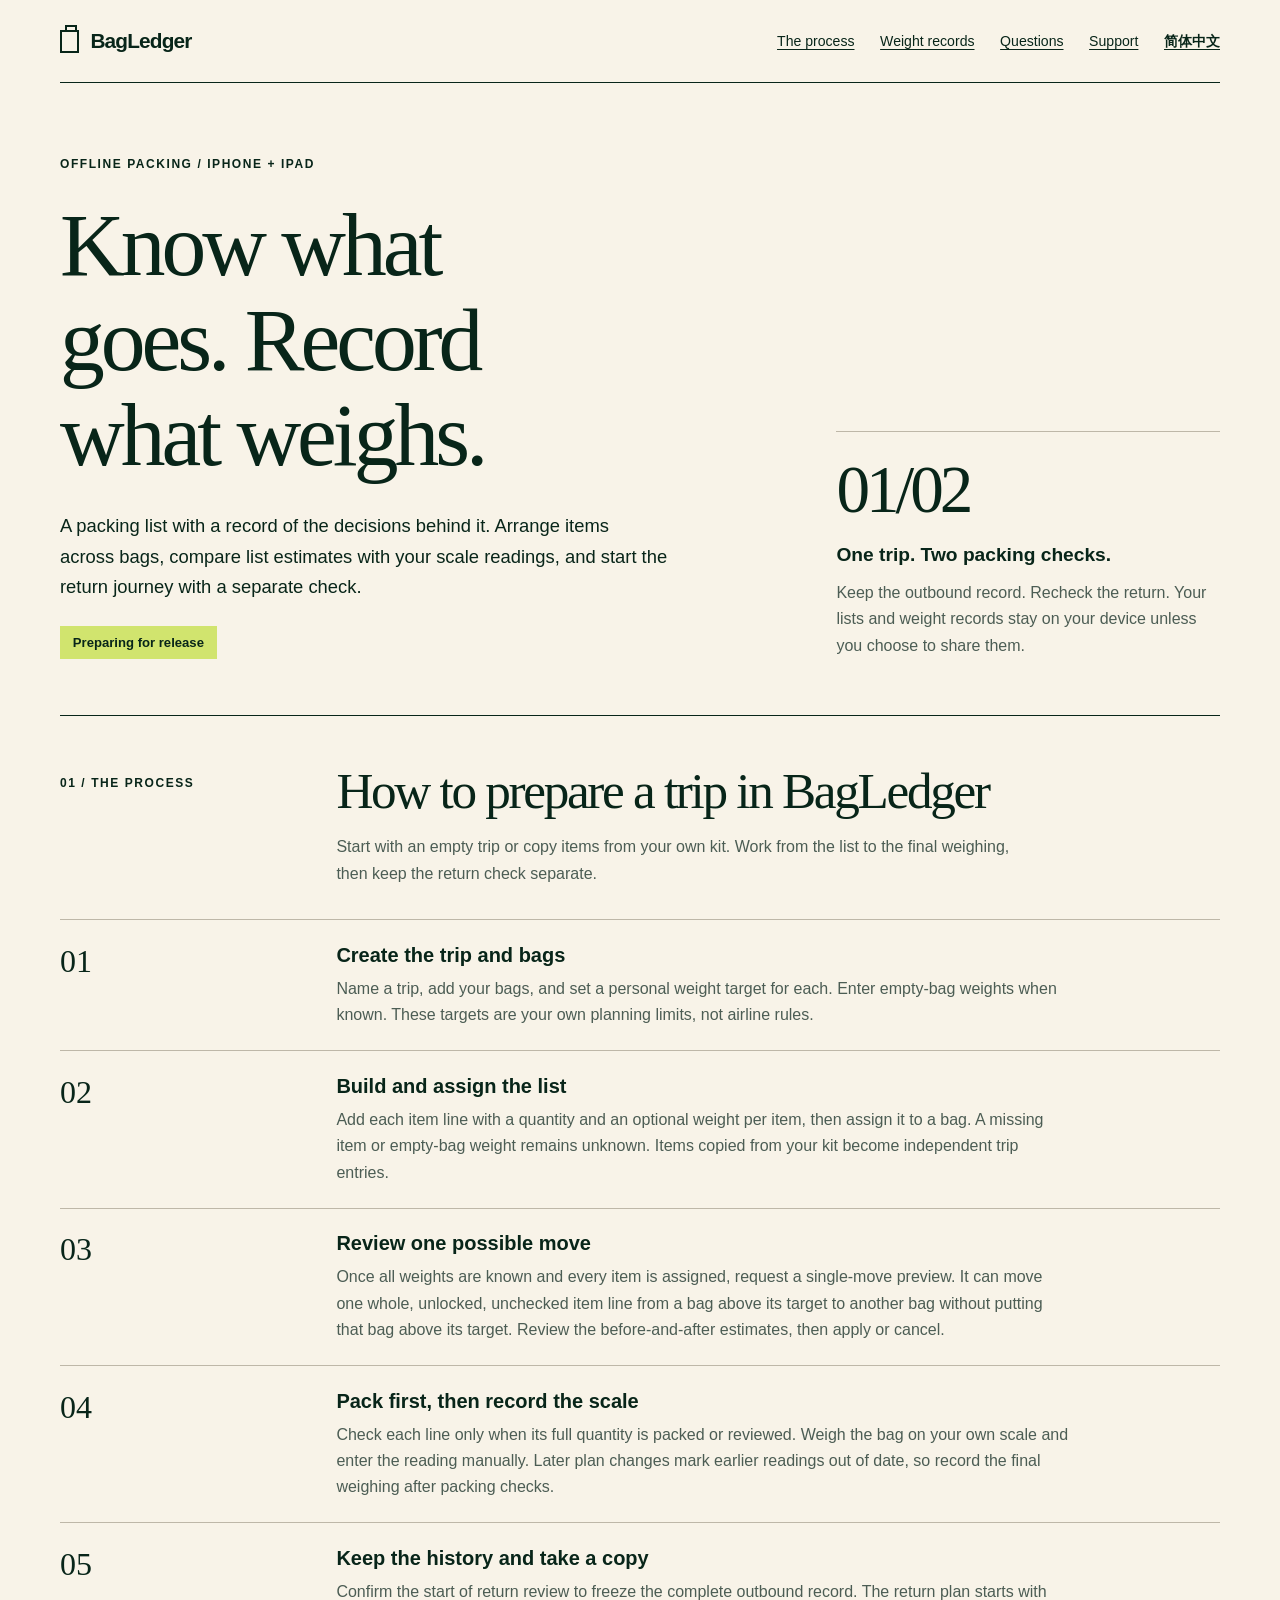
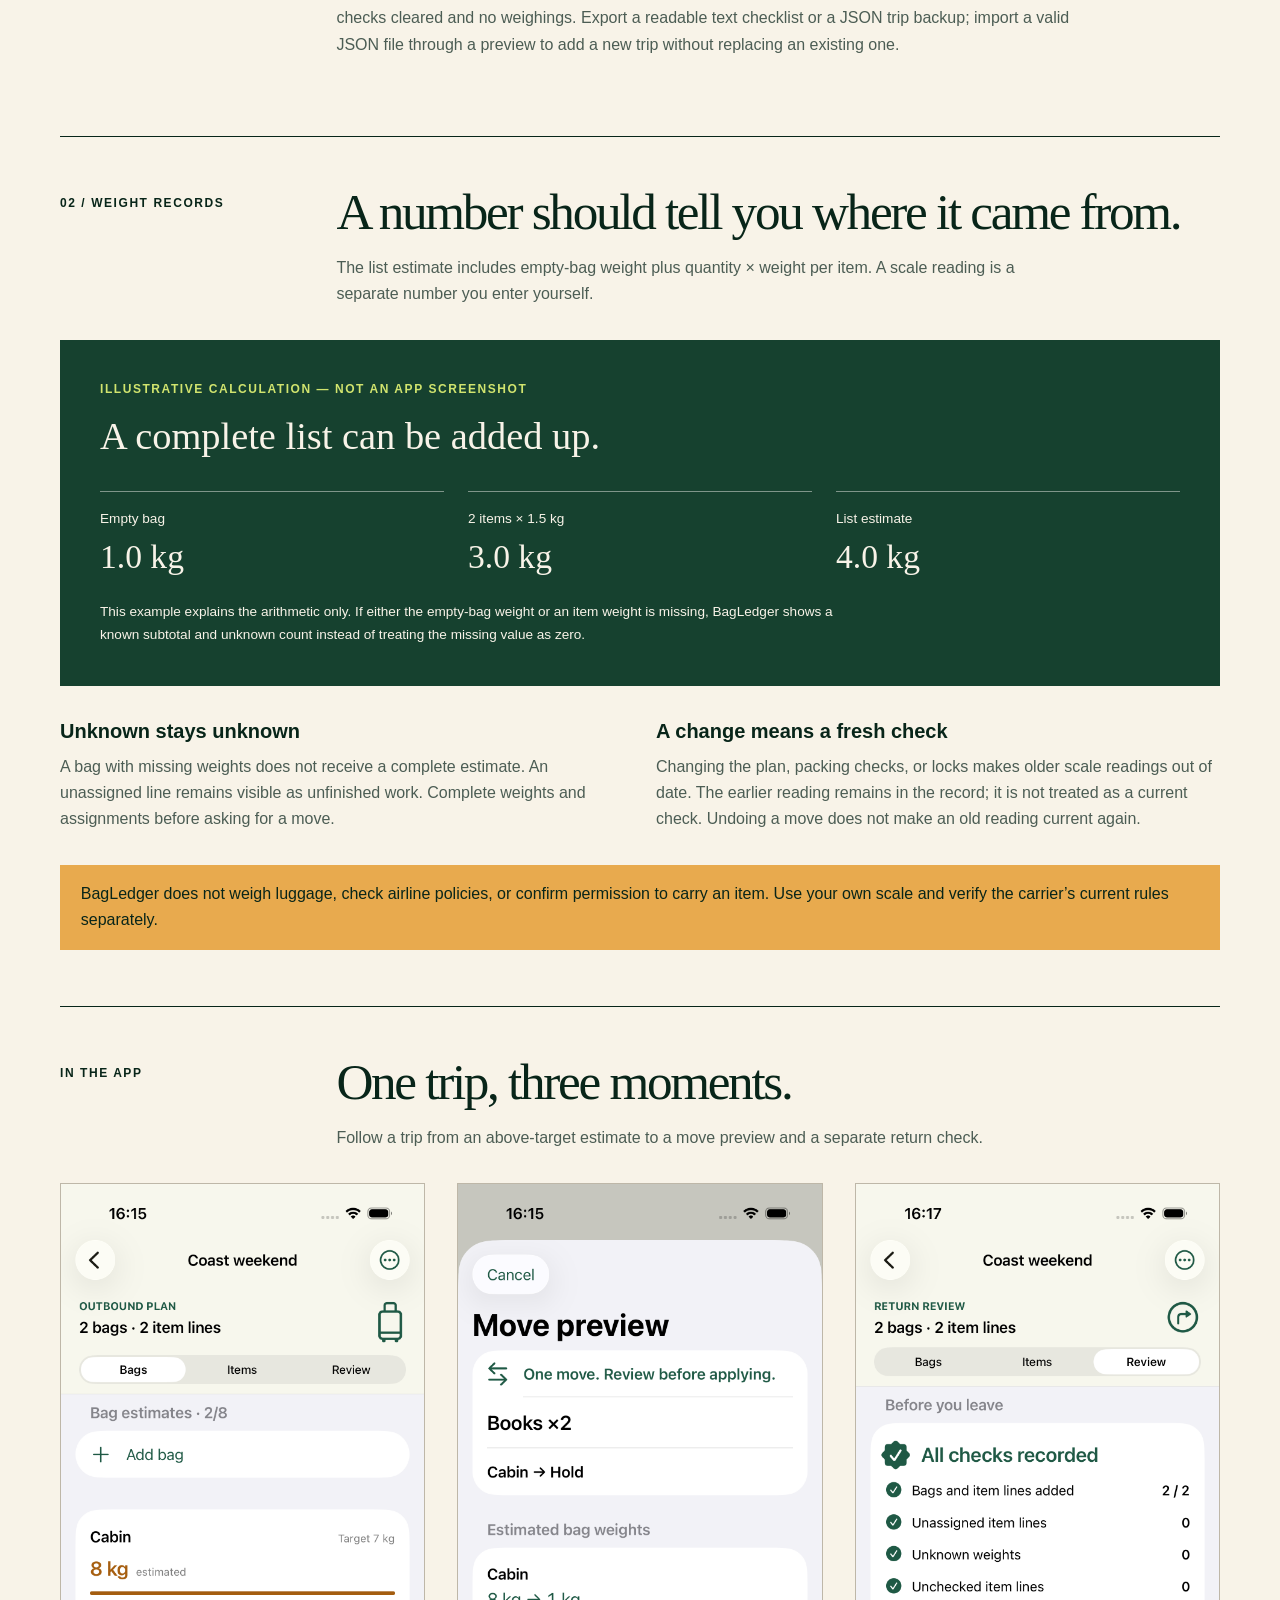
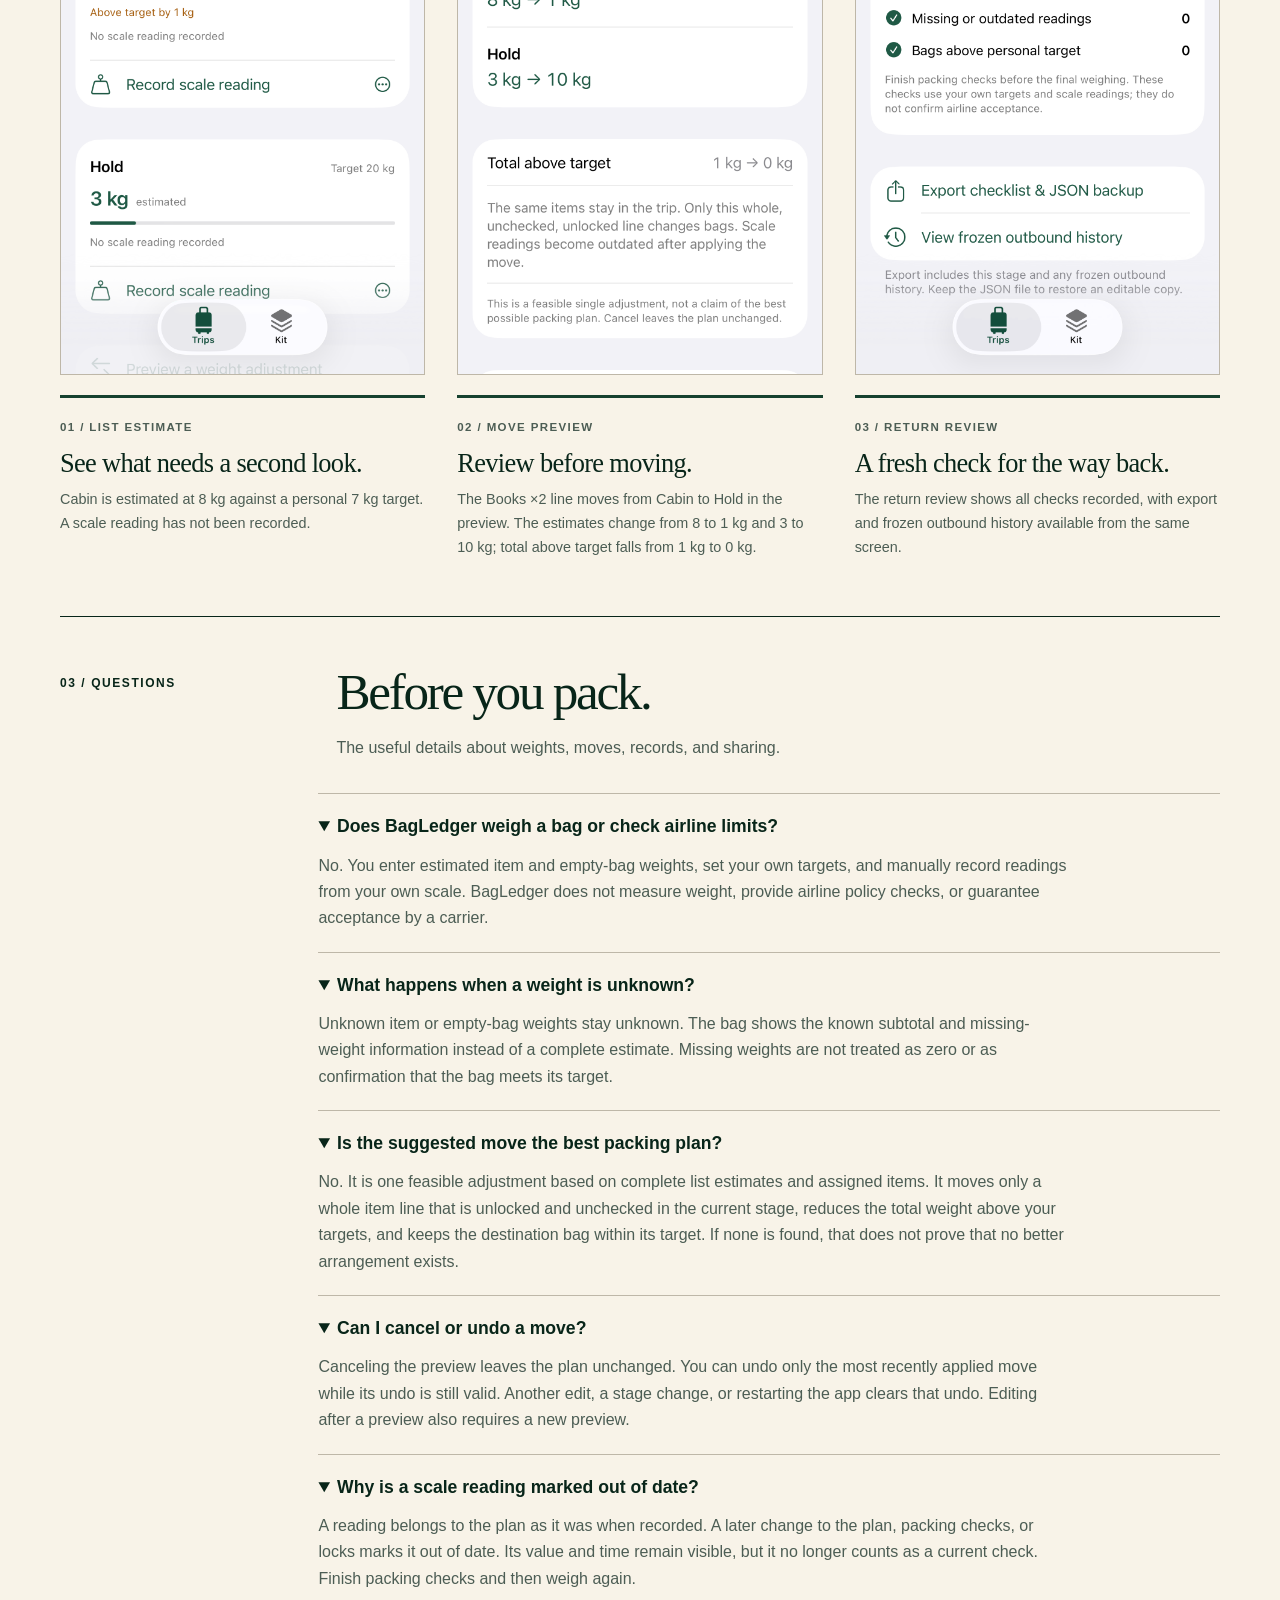
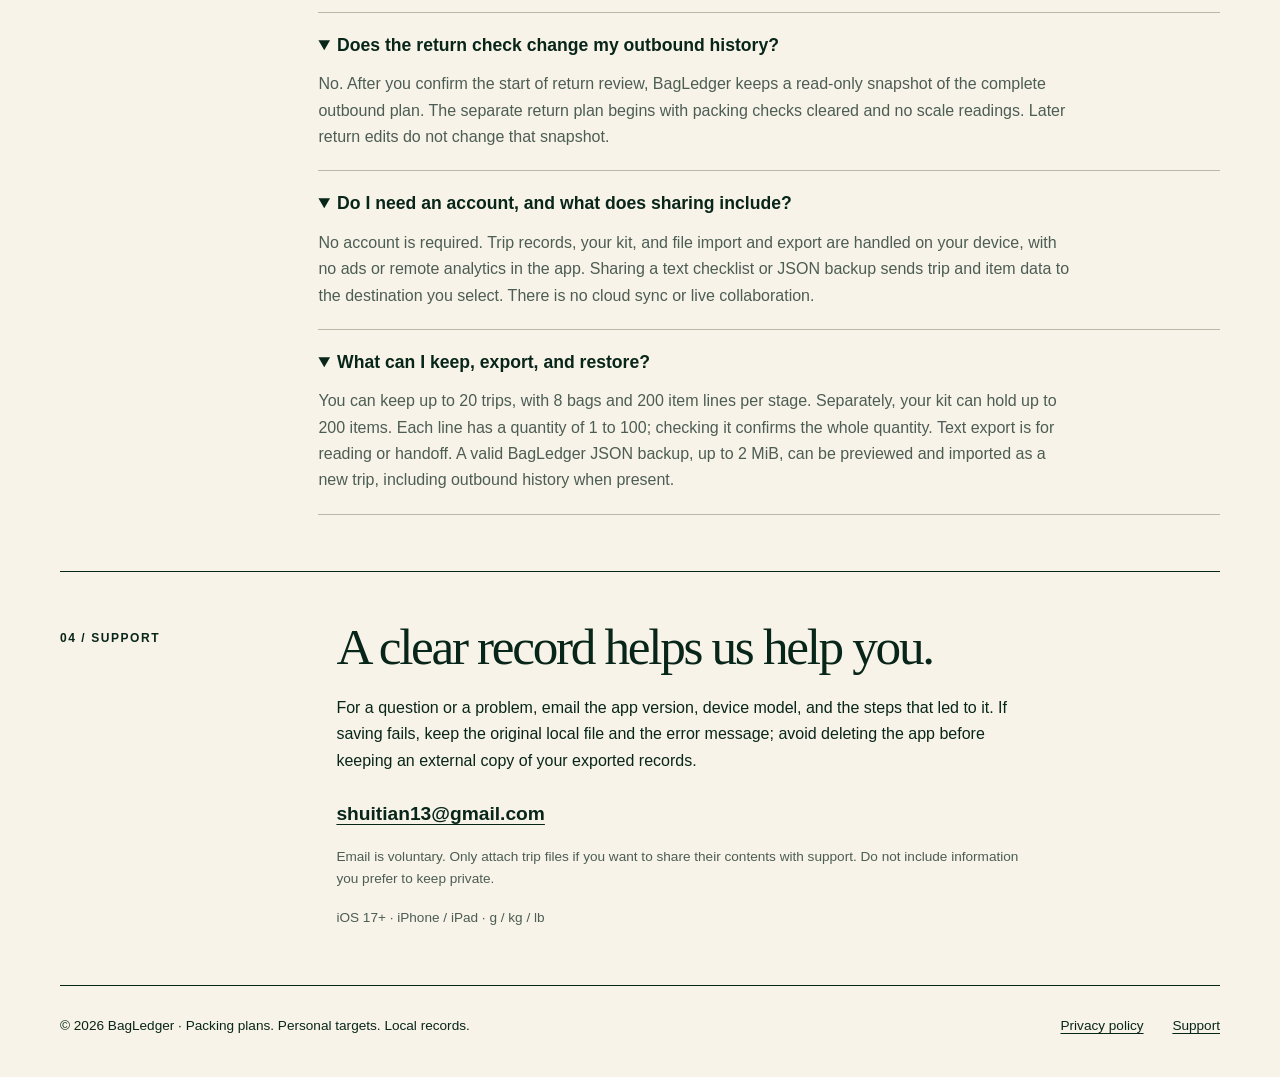
<file: index.html>
<!doctype html>
<html lang="en">
<head>
<meta charset="utf-8">
<meta name="viewport" content="width=device-width, initial-scale=1">
<title>BagLedger — Packing Lists &amp; Bag Weight Records</title>
<meta name="description" content="Plan bags offline, keep unknown weights visible, preview a single move, record manual weighings, and separate outbound and return packing checks.">
<meta name="theme-color" content="#163f34">
<link rel="canonical" href="https://shuitian23-bot.github.io/bagledger-support/">
<link rel="alternate" hreflang="en" href="https://shuitian23-bot.github.io/bagledger-support/">
<link rel="alternate" hreflang="zh-Hans" href="https://shuitian23-bot.github.io/bagledger-support/zh.html">
<link rel="alternate" hreflang="x-default" href="https://shuitian23-bot.github.io/bagledger-support/">
<link rel="stylesheet" href="styles.css">
<meta property="og:type" content="website">
<meta property="og:site_name" content="BagLedger">
<meta property="og:title" content="BagLedger — Packing Lists &amp; Bag Weight Records">
<meta property="og:description" content="Plan bags offline, keep unknown weights visible, preview a single move, record manual weighings, and separate outbound and return packing checks.">
<meta property="og:url" content="https://shuitian23-bot.github.io/bagledger-support/">
<meta property="og:locale" content="en_US">
<script type="application/ld+json">
{
  "@context": "https://schema.org",
  "@graph": [
    {
      "@type": "WebPage",
      "@id": "https://shuitian23-bot.github.io/bagledger-support/#page",
      "url": "https://shuitian23-bot.github.io/bagledger-support/",
      "name": "BagLedger — Packing Lists & Bag Weight Records",
      "description": "Plan bags offline, keep unknown weights visible, preview a single move, record manual weighings, and separate outbound and return packing checks.",
      "inLanguage": "en",
      "about": {
        "@id": "https://shuitian23-bot.github.io/bagledger-support/#app"
      }
    },
    {
      "@type": "SoftwareApplication",
      "@id": "https://shuitian23-bot.github.io/bagledger-support/#app",
      "name": "BagLedger",
      "applicationCategory": "TravelApplication",
      "operatingSystem": "iOS 17 or later",
      "availableOnDevice": [
        "iPhone",
        "iPad"
      ],
      "inLanguage": [
        "en",
        "zh-Hans"
      ],
      "description": "A packing list with a record of the decisions behind it. Arrange items across bags, compare list estimates with your scale readings, and start the return journey with a separate check.",
      "url": "https://shuitian23-bot.github.io/bagledger-support/"
    },
    {
      "@type": "HowTo",
      "@id": "https://shuitian23-bot.github.io/bagledger-support/#how-to",
      "name": "How to prepare a trip in BagLedger",
      "description": "Start with an empty trip or copy items from your own kit. Work from the list to the final weighing, then keep the return check separate.",
      "inLanguage": "en",
      "step": [
        {
          "@type": "HowToStep",
          "position": 1,
          "name": "Create the trip and bags",
          "text": "Name a trip, add your bags, and set a personal weight target for each. Enter empty-bag weights when known. These targets are your own planning limits, not airline rules."
        },
        {
          "@type": "HowToStep",
          "position": 2,
          "name": "Build and assign the list",
          "text": "Add each item line with a quantity and an optional weight per item, then assign it to a bag. A missing item or empty-bag weight remains unknown. Items copied from your kit become independent trip entries."
        },
        {
          "@type": "HowToStep",
          "position": 3,
          "name": "Review one possible move",
          "text": "Once all weights are known and every item is assigned, request a single-move preview. It can move one whole, unlocked, unchecked item line from a bag above its target to another bag without putting that bag above its target. Review the before-and-after estimates, then apply or cancel."
        },
        {
          "@type": "HowToStep",
          "position": 4,
          "name": "Pack first, then record the scale",
          "text": "Check each line only when its full quantity is packed or reviewed. Weigh the bag on your own scale and enter the reading manually. Later plan changes mark earlier readings out of date, so record the final weighing after packing checks."
        },
        {
          "@type": "HowToStep",
          "position": 5,
          "name": "Keep the history and take a copy",
          "text": "Confirm the start of return review to freeze the complete outbound record. The return plan starts with checks cleared and no weighings. Export a readable text checklist or a JSON trip backup; import a valid JSON file through a preview to add a new trip without replacing an existing one."
        }
      ]
    },
    {
      "@type": "FAQPage",
      "@id": "https://shuitian23-bot.github.io/bagledger-support/#faq",
      "inLanguage": "en",
      "mainEntity": [
        {
          "@type": "Question",
          "name": "Does BagLedger weigh a bag or check airline limits?",
          "acceptedAnswer": {
            "@type": "Answer",
            "text": "No. You enter estimated item and empty-bag weights, set your own targets, and manually record readings from your own scale. BagLedger does not measure weight, provide airline policy checks, or guarantee acceptance by a carrier."
          }
        },
        {
          "@type": "Question",
          "name": "What happens when a weight is unknown?",
          "acceptedAnswer": {
            "@type": "Answer",
            "text": "Unknown item or empty-bag weights stay unknown. The bag shows the known subtotal and missing-weight information instead of a complete estimate. Missing weights are not treated as zero or as confirmation that the bag meets its target."
          }
        },
        {
          "@type": "Question",
          "name": "Is the suggested move the best packing plan?",
          "acceptedAnswer": {
            "@type": "Answer",
            "text": "No. It is one feasible adjustment based on complete list estimates and assigned items. It moves only a whole item line that is unlocked and unchecked in the current stage, reduces the total weight above your targets, and keeps the destination bag within its target. If none is found, that does not prove that no better arrangement exists."
          }
        },
        {
          "@type": "Question",
          "name": "Can I cancel or undo a move?",
          "acceptedAnswer": {
            "@type": "Answer",
            "text": "Canceling the preview leaves the plan unchanged. You can undo only the most recently applied move while its undo is still valid. Another edit, a stage change, or restarting the app clears that undo. Editing after a preview also requires a new preview."
          }
        },
        {
          "@type": "Question",
          "name": "Why is a scale reading marked out of date?",
          "acceptedAnswer": {
            "@type": "Answer",
            "text": "A reading belongs to the plan as it was when recorded. A later change to the plan, packing checks, or locks marks it out of date. Its value and time remain visible, but it no longer counts as a current check. Finish packing checks and then weigh again."
          }
        },
        {
          "@type": "Question",
          "name": "Does the return check change my outbound history?",
          "acceptedAnswer": {
            "@type": "Answer",
            "text": "No. After you confirm the start of return review, BagLedger keeps a read-only snapshot of the complete outbound plan. The separate return plan begins with packing checks cleared and no scale readings. Later return edits do not change that snapshot."
          }
        },
        {
          "@type": "Question",
          "name": "Do I need an account, and what does sharing include?",
          "acceptedAnswer": {
            "@type": "Answer",
            "text": "No account is required. Trip records, your kit, and file import and export are handled on your device, with no ads or remote analytics in the app. Sharing a text checklist or JSON backup sends trip and item data to the destination you select. There is no cloud sync or live collaboration."
          }
        },
        {
          "@type": "Question",
          "name": "What can I keep, export, and restore?",
          "acceptedAnswer": {
            "@type": "Answer",
            "text": "You can keep up to 20 trips, with 8 bags and 200 item lines per stage. Separately, your kit can hold up to 200 items. Each line has a quantity of 1 to 100; checking it confirms the whole quantity. Text export is for reading or handoff. A valid BagLedger JSON backup, up to 2 MiB, can be previewed and imported as a new trip, including outbound history when present."
          }
        }
      ]
    }
  ]
}
</script>
</head>
<body>
<a class="skip" href="#main">Skip to content</a>
<header class="wrap masthead"><a class="brand" href="index.html"><span class="brand-mark" aria-hidden="true"></span>BagLedger</a>
<nav aria-label="Main navigation"><ul class="nav"><li><a href="index.html#how-to">The process</a></li><li><a href="index.html#weights">Weight records</a></li><li><a href="index.html#faq">Questions</a></li><li><a href="index.html#support">Support</a></li><li><a class="language" href="zh.html" lang="zh-Hans" hreflang="zh-Hans">简体中文</a></li></ul></nav></header>
<main id="main" class="wrap">
<section class="opening" aria-labelledby="page-title"><div><p class="eyebrow">OFFLINE PACKING / iPHONE + iPAD</p><h1 id="page-title">Know what goes. Record what weighs.</h1><p class="lead">A packing list with a record of the decisions behind it. Arrange items across bags, compare list estimates with your scale readings, and start the return journey with a separate check.</p><p class="release-status" id="release-status">Preparing for release</p></div><aside class="intro-note"><span class="large-index" aria-hidden="true">01/02</span><h2>One trip. Two packing checks.</h2><p>Keep the outbound record. Recheck the return. Your lists and weight records stay on your device unless you choose to share them.</p></aside></section>
<section class="section" id="how-to" aria-labelledby="how-to-title"><div class="section-heading"><p class="section-index">01 / The process</p><div><h2 id="how-to-title">How to prepare a trip in BagLedger</h2><p>Start with an empty trip or copy items from your own kit. Work from the list to the final weighing, then keep the return check separate.</p></div></div><ol class="journey"><li data-howto-step="1"><span class="step-no" aria-hidden="true">01</span><div><h3>Create the trip and bags</h3><p>Name a trip, add your bags, and set a personal weight target for each. Enter empty-bag weights when known. These targets are your own planning limits, not airline rules.</p></div></li>
<li data-howto-step="2"><span class="step-no" aria-hidden="true">02</span><div><h3>Build and assign the list</h3><p>Add each item line with a quantity and an optional weight per item, then assign it to a bag. A missing item or empty-bag weight remains unknown. Items copied from your kit become independent trip entries.</p></div></li>
<li data-howto-step="3"><span class="step-no" aria-hidden="true">03</span><div><h3>Review one possible move</h3><p>Once all weights are known and every item is assigned, request a single-move preview. It can move one whole, unlocked, unchecked item line from a bag above its target to another bag without putting that bag above its target. Review the before-and-after estimates, then apply or cancel.</p></div></li>
<li data-howto-step="4"><span class="step-no" aria-hidden="true">04</span><div><h3>Pack first, then record the scale</h3><p>Check each line only when its full quantity is packed or reviewed. Weigh the bag on your own scale and enter the reading manually. Later plan changes mark earlier readings out of date, so record the final weighing after packing checks.</p></div></li>
<li data-howto-step="5"><span class="step-no" aria-hidden="true">05</span><div><h3>Keep the history and take a copy</h3><p>Confirm the start of return review to freeze the complete outbound record. The return plan starts with checks cleared and no weighings. Export a readable text checklist or a JSON trip backup; import a valid JSON file through a preview to add a new trip without replacing an existing one.</p></div></li></ol></section>
<section class="section" id="weights" aria-labelledby="weight-title"><div class="section-heading"><p class="section-index">02 / Weight records</p><div><h2 id="weight-title">A number should tell you where it came from.</h2><p>The list estimate includes empty-bag weight plus quantity × weight per item. A scale reading is a separate number you enter yourself.</p></div></div><div class="weight-panel"><p class="column-label">ILLUSTRATIVE CALCULATION — NOT AN APP SCREENSHOT</p><h3>A complete list can be added up.</h3><dl class="calculation"><div><dt>Empty bag</dt><dd>1.0 kg</dd></div><div><dt>2 items × 1.5 kg</dt><dd>3.0 kg</dd></div><div><dt>List estimate</dt><dd>4.0 kg</dd></div></dl><p class="example-note">This example explains the arithmetic only. If either the empty-bag weight or an item weight is missing, BagLedger shows a known subtotal and unknown count instead of treating the missing value as zero.</p></div><div class="weight-notes"><div><h3>Unknown stays unknown</h3><p>A bag with missing weights does not receive a complete estimate. An unassigned line remains visible as unfinished work. Complete weights and assignments before asking for a move.</p></div><div><h3>A change means a fresh check</h3><p>Changing the plan, packing checks, or locks makes older scale readings out of date. The earlier reading remains in the record; it is not treated as a current check. Undoing a move does not make an old reading current again.</p></div></div><p class="caution">BagLedger does not weigh luggage, check airline policies, or confirm permission to carry an item. Use your own scale and verify the carrier’s current rules separately.</p></section>
<section class="section app-gallery" id="in-the-app" aria-labelledby="screens-title">
<div class="section-heading"><p class="section-index">In the app</p><div><h2 id="screens-title">One trip, three moments.</h2><p>Follow a trip from an above-target estimate to a move preview and a separate return check.</p></div></div>
<div class="screenshot-grid">
<figure class="app-screen"><img src="assets/screens/en/01-balance.png" width="1206" height="2622" loading="lazy" decoding="async" alt="Outbound bag estimates in Coast weekend: Cabin 8 kg, 1 kg above its 7 kg target, and Hold 3 kg."><figcaption><span class="screen-index">01 / List estimate</span><h3>See what needs a second look.</h3><p>Cabin is estimated at 8 kg against a personal 7 kg target. A scale reading has not been recorded.</p></figcaption></figure>
<figure class="app-screen"><img src="assets/screens/en/02-preview.png" width="1206" height="2622" loading="lazy" decoding="async" alt="Move preview for Books ×2 from Cabin to Hold, showing Cabin from 8 to 1 kg and Hold from 3 to 10 kg."><figcaption><span class="screen-index">02 / Move preview</span><h3>Review before moving.</h3><p>The Books ×2 line moves from Cabin to Hold in the preview. The estimates change from 8 to 1 kg and 3 to 10 kg; total above target falls from 1 kg to 0 kg.</p></figcaption></figure>
<figure class="app-screen"><img src="assets/screens/en/03-return-review.png" width="1206" height="2622" loading="lazy" decoding="async" alt="Return review with all checks recorded and entries to export the checklist and JSON backup or view frozen outbound history."><figcaption><span class="screen-index">03 / Return review</span><h3>A fresh check for the way back.</h3><p>The return review shows all checks recorded, with export and frozen outbound history available from the same screen.</p></figcaption></figure>
</div>
</section>
<section class="section" id="faq" aria-labelledby="faq-title"><div class="section-heading"><p class="section-index">03 / Questions</p><div><h2 id="faq-title">Before you pack.</h2><p>The useful details about weights, moves, records, and sharing.</p></div></div><div class="faq-list"><details open><summary>Does BagLedger weigh a bag or check airline limits?</summary><p>No. You enter estimated item and empty-bag weights, set your own targets, and manually record readings from your own scale. BagLedger does not measure weight, provide airline policy checks, or guarantee acceptance by a carrier.</p></details>
<details open><summary>What happens when a weight is unknown?</summary><p>Unknown item or empty-bag weights stay unknown. The bag shows the known subtotal and missing-weight information instead of a complete estimate. Missing weights are not treated as zero or as confirmation that the bag meets its target.</p></details>
<details open><summary>Is the suggested move the best packing plan?</summary><p>No. It is one feasible adjustment based on complete list estimates and assigned items. It moves only a whole item line that is unlocked and unchecked in the current stage, reduces the total weight above your targets, and keeps the destination bag within its target. If none is found, that does not prove that no better arrangement exists.</p></details>
<details open><summary>Can I cancel or undo a move?</summary><p>Canceling the preview leaves the plan unchanged. You can undo only the most recently applied move while its undo is still valid. Another edit, a stage change, or restarting the app clears that undo. Editing after a preview also requires a new preview.</p></details>
<details open><summary>Why is a scale reading marked out of date?</summary><p>A reading belongs to the plan as it was when recorded. A later change to the plan, packing checks, or locks marks it out of date. Its value and time remain visible, but it no longer counts as a current check. Finish packing checks and then weigh again.</p></details>
<details open><summary>Does the return check change my outbound history?</summary><p>No. After you confirm the start of return review, BagLedger keeps a read-only snapshot of the complete outbound plan. The separate return plan begins with packing checks cleared and no scale readings. Later return edits do not change that snapshot.</p></details>
<details open><summary>Do I need an account, and what does sharing include?</summary><p>No account is required. Trip records, your kit, and file import and export are handled on your device, with no ads or remote analytics in the app. Sharing a text checklist or JSON backup sends trip and item data to the destination you select. There is no cloud sync or live collaboration.</p></details>
<details open><summary>What can I keep, export, and restore?</summary><p>You can keep up to 20 trips, with 8 bags and 200 item lines per stage. Separately, your kit can hold up to 200 items. Each line has a quantity of 1 to 100; checking it confirms the whole quantity. Text export is for reading or handoff. A valid BagLedger JSON backup, up to 2 MiB, can be previewed and imported as a new trip, including outbound history when present.</p></details></div></section>
<section class="section" id="support" aria-labelledby="support-title"><div class="support-grid"><p class="section-index">04 / Support</p><div><h2 id="support-title">A clear record helps us help you.</h2><p>For a question or a problem, email the app version, device model, and the steps that led to it. If saving fails, keep the original local file and the error message; avoid deleting the app before keeping an external copy of your exported records.</p><a class="support-link" href="mailto:shuitian13@gmail.com">shuitian13@gmail.com</a><p class="fine">Email is voluntary. Only attach trip files if you want to share their contents with support. Do not include information you prefer to keep private.</p><p class="fine">iOS 17+ · iPhone / iPad · g / kg / lb</p></div></div></section>
</main>
<footer class="wrap footer"><p>© 2026 BagLedger · Packing plans. Personal targets. Local records.</p><div class="footer-links"><a href="privacy.html">Privacy policy</a><a href="mailto:shuitian13@gmail.com">Support</a></div></footer>
</body>
</html>
</file>
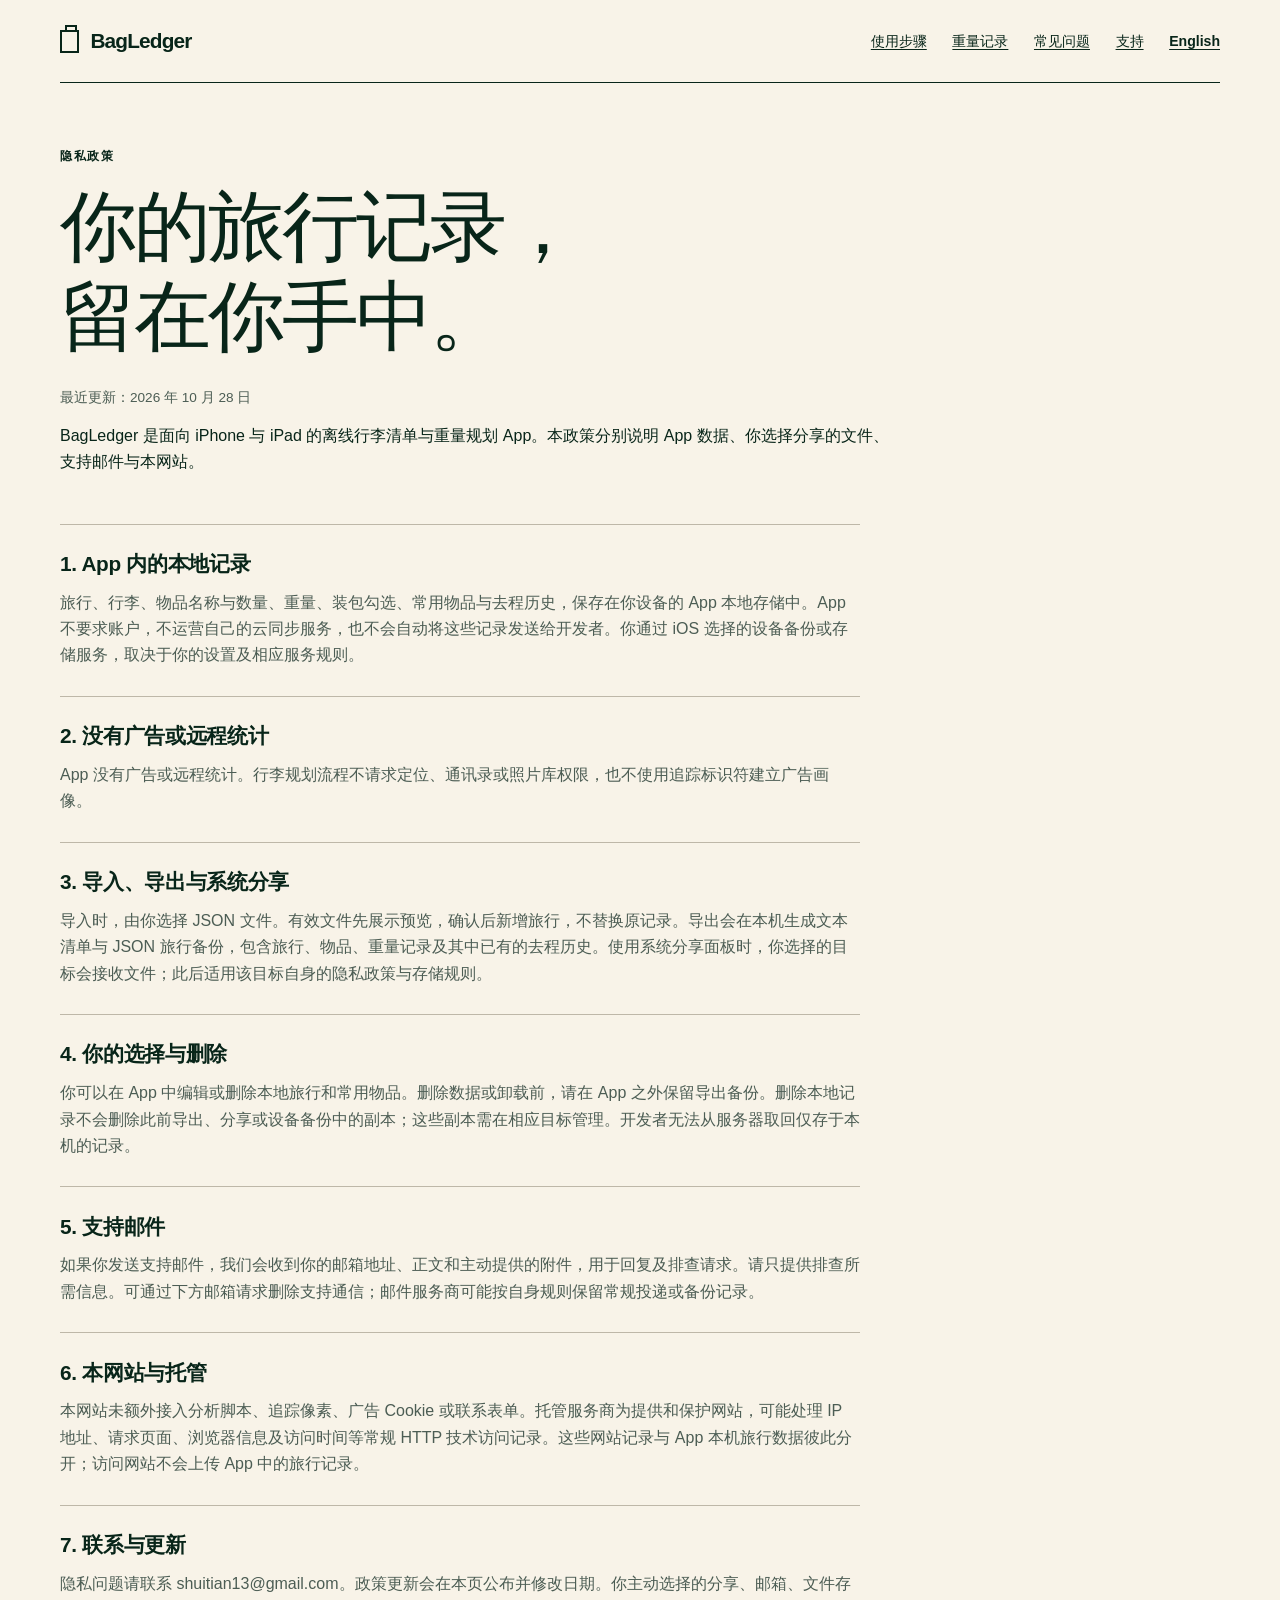
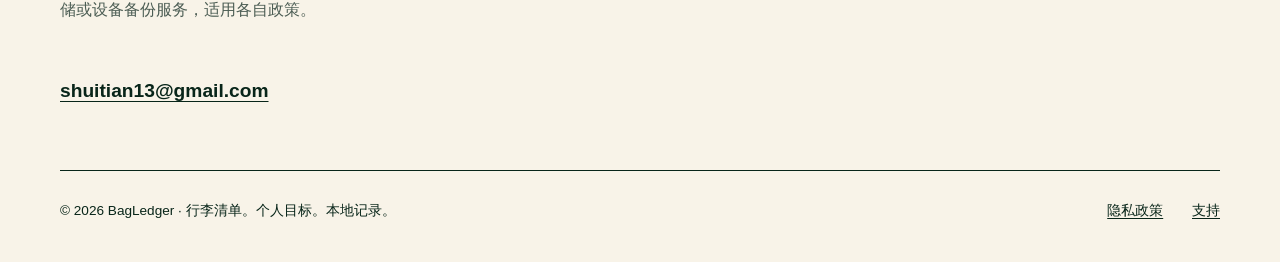
<file: privacy-zh.html>
<!doctype html>
<html lang="zh-Hans">
<head>
<meta charset="utf-8">
<meta name="viewport" content="width=device-width, initial-scale=1">
<title>BagLedger 隐私政策</title>
<meta name="description" content="了解 BagLedger 的本地旅行记录、主动分享与支持邮件，以及网站技术访问记录如何分别处理。">
<meta name="theme-color" content="#163f34">
<link rel="canonical" href="https://shuitian23-bot.github.io/bagledger-support/privacy-zh.html">
<link rel="alternate" hreflang="en" href="https://shuitian23-bot.github.io/bagledger-support/privacy.html">
<link rel="alternate" hreflang="zh-Hans" href="https://shuitian23-bot.github.io/bagledger-support/privacy-zh.html">
<link rel="alternate" hreflang="x-default" href="https://shuitian23-bot.github.io/bagledger-support/privacy.html">
<link rel="stylesheet" href="styles.css">
<meta property="og:type" content="website">
<meta property="og:site_name" content="BagLedger">
<meta property="og:title" content="BagLedger 隐私政策">
<meta property="og:description" content="了解 BagLedger 的本地旅行记录、主动分享与支持邮件，以及网站技术访问记录如何分别处理。">
<meta property="og:url" content="https://shuitian23-bot.github.io/bagledger-support/privacy-zh.html">
<meta property="og:locale" content="zh_CN">
<script type="application/ld+json">
{
  "@context": "https://schema.org",
  "@graph": [
    {
      "@type": "WebPage",
      "@id": "https://shuitian23-bot.github.io/bagledger-support/privacy-zh.html#page",
      "url": "https://shuitian23-bot.github.io/bagledger-support/privacy-zh.html",
      "name": "BagLedger 隐私政策",
      "description": "了解 BagLedger 的本地旅行记录、主动分享与支持邮件，以及网站技术访问记录如何分别处理。",
      "inLanguage": "zh-Hans",
      "about": {
        "@type": "SoftwareApplication",
        "name": "BagLedger",
        "applicationCategory": "TravelApplication",
        "operatingSystem": "iOS 17 or later"
      }
    }
  ]
}
</script>
</head>
<body>
<a class="skip" href="#main">跳到正文</a>
<header class="wrap masthead"><a class="brand" href="zh.html"><span class="brand-mark" aria-hidden="true"></span>BagLedger</a>
<nav aria-label="主导航"><ul class="nav"><li><a href="zh.html#how-to">使用步骤</a></li><li><a href="zh.html#weights">重量记录</a></li><li><a href="zh.html#faq">常见问题</a></li><li><a href="zh.html#support">支持</a></li><li><a class="language" href="privacy.html" lang="en" hreflang="en">English</a></li></ul></nav></header>
<main id="main" class="wrap"><div class="privacy-intro"><p class="eyebrow">隐私政策</p><h1>你的旅行记录，留在你手中。</h1><p class="fine">最近更新：2026 年 10 月 28 日</p><p>BagLedger 是面向 iPhone 与 iPad 的离线行李清单与重量规划 App。本政策分别说明 App 数据、你选择分享的文件、支持邮件与本网站。</p></div><div class="privacy-body"><section class="privacy-section"><h2>1. App 内的本地记录</h2><p>旅行、行李、物品名称与数量、重量、装包勾选、常用物品与去程历史，保存在你设备的 App 本地存储中。App 不要求账户，不运营自己的云同步服务，也不会自动将这些记录发送给开发者。你通过 iOS 选择的设备备份或存储服务，取决于你的设置及相应服务规则。</p></section>
<section class="privacy-section"><h2>2. 没有广告或远程统计</h2><p>App 没有广告或远程统计。行李规划流程不请求定位、通讯录或照片库权限，也不使用追踪标识符建立广告画像。</p></section>
<section class="privacy-section"><h2>3. 导入、导出与系统分享</h2><p>导入时，由你选择 JSON 文件。有效文件先展示预览，确认后新增旅行，不替换原记录。导出会在本机生成文本清单与 JSON 旅行备份，包含旅行、物品、重量记录及其中已有的去程历史。使用系统分享面板时，你选择的目标会接收文件；此后适用该目标自身的隐私政策与存储规则。</p></section>
<section class="privacy-section"><h2>4. 你的选择与删除</h2><p>你可以在 App 中编辑或删除本地旅行和常用物品。删除数据或卸载前，请在 App 之外保留导出备份。删除本地记录不会删除此前导出、分享或设备备份中的副本；这些副本需在相应目标管理。开发者无法从服务器取回仅存于本机的记录。</p></section>
<section class="privacy-section"><h2>5. 支持邮件</h2><p>如果你发送支持邮件，我们会收到你的邮箱地址、正文和主动提供的附件，用于回复及排查请求。请只提供排查所需信息。可通过下方邮箱请求删除支持通信；邮件服务商可能按自身规则保留常规投递或备份记录。</p></section>
<section class="privacy-section"><h2>6. 本网站与托管</h2><p>本网站未额外接入分析脚本、追踪像素、广告 Cookie 或联系表单。托管服务商为提供和保护网站，可能处理 IP 地址、请求页面、浏览器信息及访问时间等常规 HTTP 技术访问记录。这些网站记录与 App 本机旅行数据彼此分开；访问网站不会上传 App 中的旅行记录。</p></section>
<section class="privacy-section"><h2>7. 联系与更新</h2><p>隐私问题请联系 shuitian13@gmail.com。政策更新会在本页公布并修改日期。你主动选择的分享、邮箱、文件存储或设备备份服务，适用各自政策。</p></section><p><a class="support-link" href="mailto:shuitian13@gmail.com">shuitian13@gmail.com</a></p></div></main>
<footer class="wrap footer"><p>© 2026 BagLedger · 行李清单。个人目标。本地记录。</p><div class="footer-links"><a href="privacy-zh.html">隐私政策</a><a href="mailto:shuitian13@gmail.com">支持</a></div></footer>
</body>
</html>
</file>
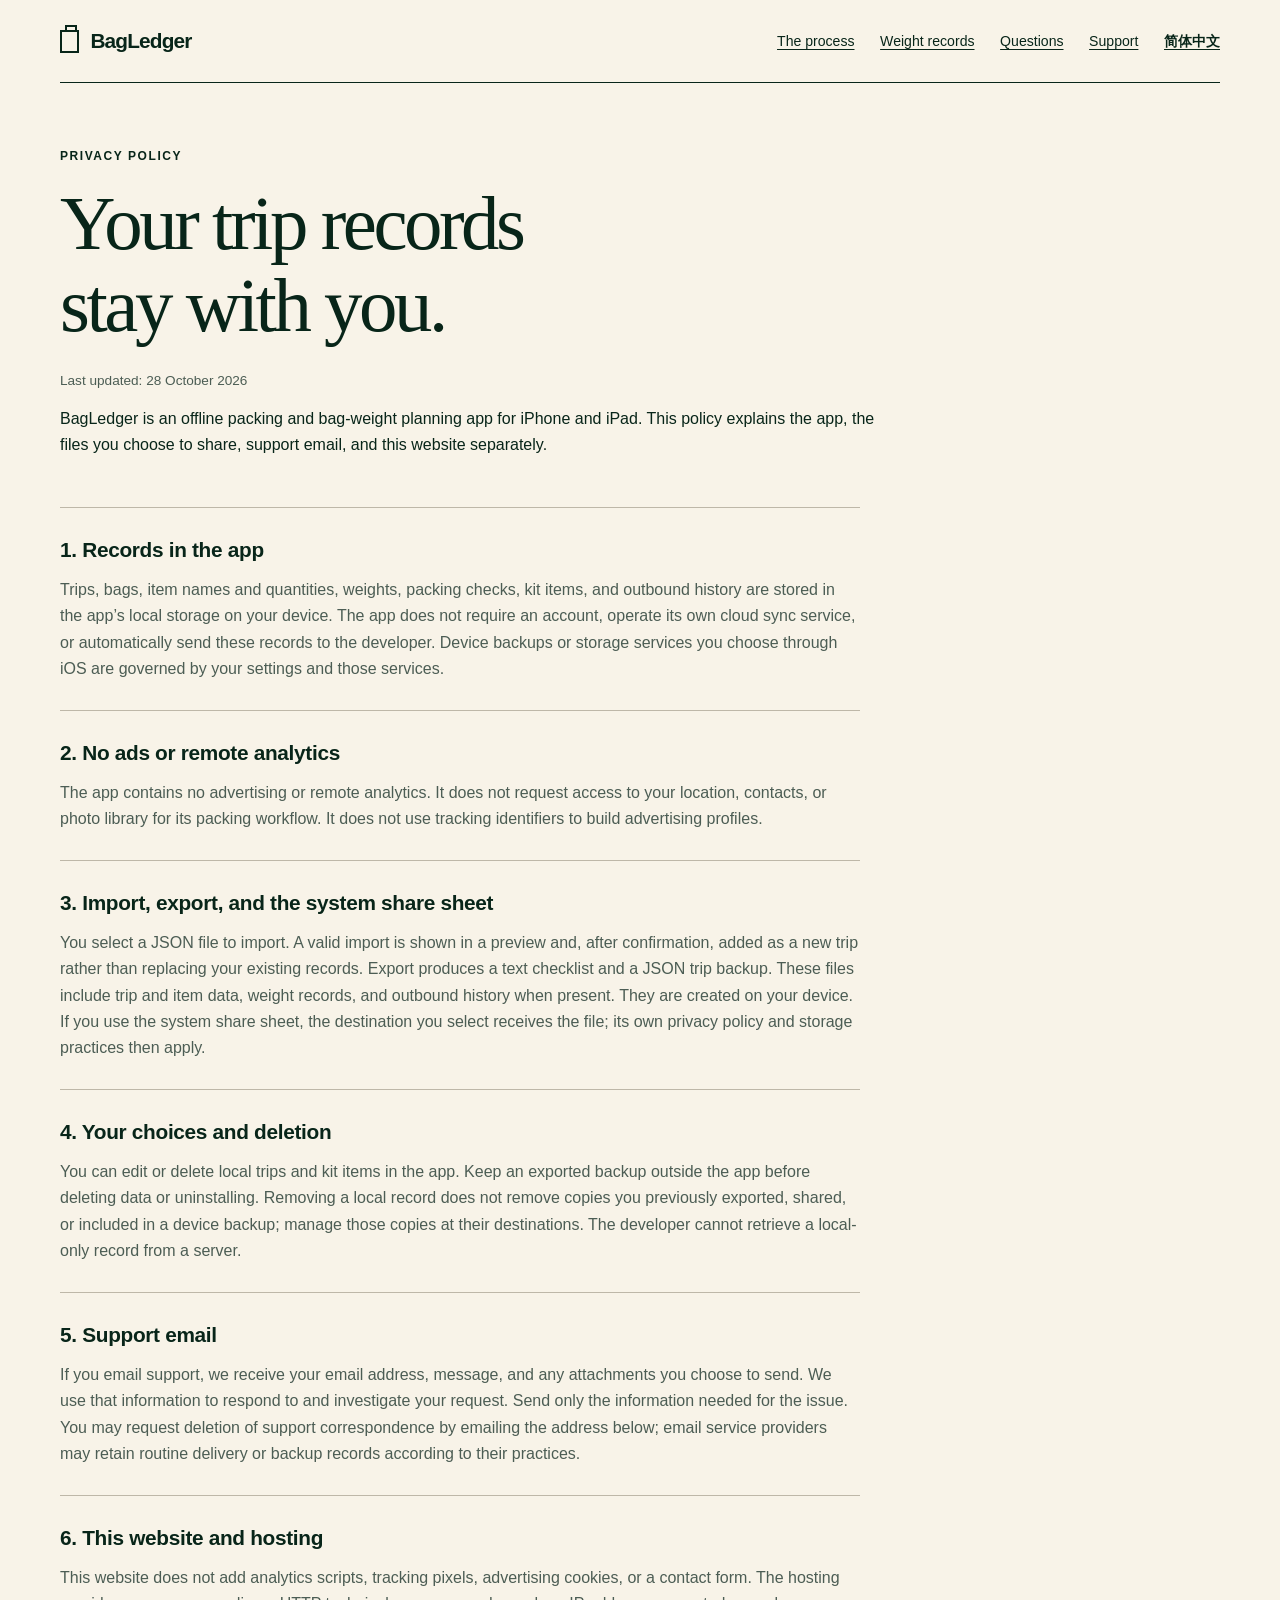
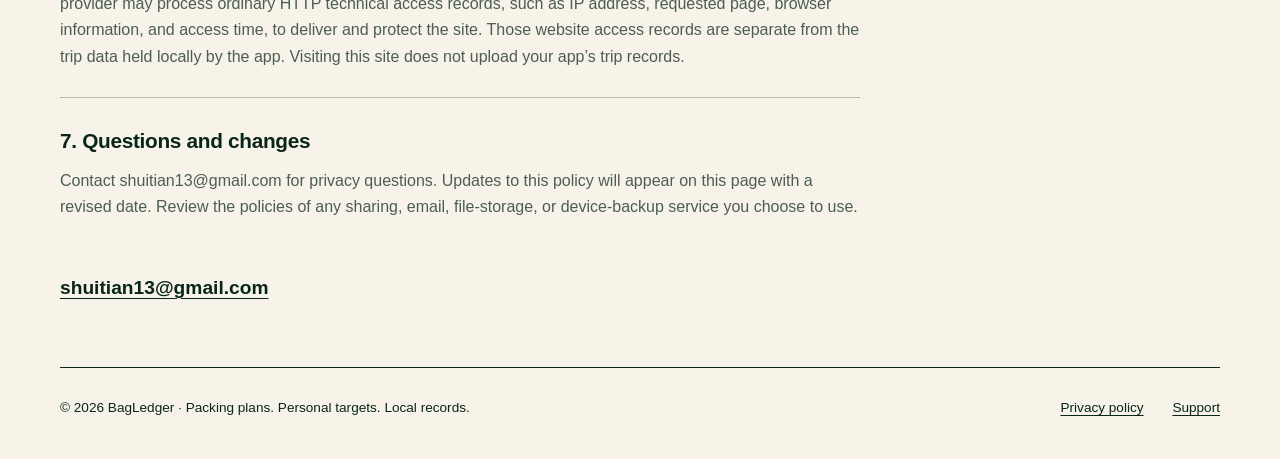
<file: privacy.html>
<!doctype html>
<html lang="en">
<head>
<meta charset="utf-8">
<meta name="viewport" content="width=device-width, initial-scale=1">
<title>BagLedger Privacy Policy</title>
<meta name="description" content="How BagLedger handles local trip records, voluntary sharing and support, and this website’s technical access records.">
<meta name="theme-color" content="#163f34">
<link rel="canonical" href="https://shuitian23-bot.github.io/bagledger-support/privacy.html">
<link rel="alternate" hreflang="en" href="https://shuitian23-bot.github.io/bagledger-support/privacy.html">
<link rel="alternate" hreflang="zh-Hans" href="https://shuitian23-bot.github.io/bagledger-support/privacy-zh.html">
<link rel="alternate" hreflang="x-default" href="https://shuitian23-bot.github.io/bagledger-support/privacy.html">
<link rel="stylesheet" href="styles.css">
<meta property="og:type" content="website">
<meta property="og:site_name" content="BagLedger">
<meta property="og:title" content="BagLedger Privacy Policy">
<meta property="og:description" content="How BagLedger handles local trip records, voluntary sharing and support, and this website’s technical access records.">
<meta property="og:url" content="https://shuitian23-bot.github.io/bagledger-support/privacy.html">
<meta property="og:locale" content="en_US">
<script type="application/ld+json">
{
  "@context": "https://schema.org",
  "@graph": [
    {
      "@type": "WebPage",
      "@id": "https://shuitian23-bot.github.io/bagledger-support/privacy.html#page",
      "url": "https://shuitian23-bot.github.io/bagledger-support/privacy.html",
      "name": "BagLedger Privacy Policy",
      "description": "How BagLedger handles local trip records, voluntary sharing and support, and this website’s technical access records.",
      "inLanguage": "en",
      "about": {
        "@type": "SoftwareApplication",
        "name": "BagLedger",
        "applicationCategory": "TravelApplication",
        "operatingSystem": "iOS 17 or later"
      }
    }
  ]
}
</script>
</head>
<body>
<a class="skip" href="#main">Skip to content</a>
<header class="wrap masthead"><a class="brand" href="index.html"><span class="brand-mark" aria-hidden="true"></span>BagLedger</a>
<nav aria-label="Main navigation"><ul class="nav"><li><a href="index.html#how-to">The process</a></li><li><a href="index.html#weights">Weight records</a></li><li><a href="index.html#faq">Questions</a></li><li><a href="index.html#support">Support</a></li><li><a class="language" href="privacy-zh.html" lang="zh-Hans" hreflang="zh-Hans">简体中文</a></li></ul></nav></header>
<main id="main" class="wrap"><div class="privacy-intro"><p class="eyebrow">Privacy policy</p><h1>Your trip records stay with you.</h1><p class="fine">Last updated: 28 October 2026</p><p>BagLedger is an offline packing and bag-weight planning app for iPhone and iPad. This policy explains the app, the files you choose to share, support email, and this website separately.</p></div><div class="privacy-body"><section class="privacy-section"><h2>1. Records in the app</h2><p>Trips, bags, item names and quantities, weights, packing checks, kit items, and outbound history are stored in the app’s local storage on your device. The app does not require an account, operate its own cloud sync service, or automatically send these records to the developer. Device backups or storage services you choose through iOS are governed by your settings and those services.</p></section>
<section class="privacy-section"><h2>2. No ads or remote analytics</h2><p>The app contains no advertising or remote analytics. It does not request access to your location, contacts, or photo library for its packing workflow. It does not use tracking identifiers to build advertising profiles.</p></section>
<section class="privacy-section"><h2>3. Import, export, and the system share sheet</h2><p>You select a JSON file to import. A valid import is shown in a preview and, after confirmation, added as a new trip rather than replacing your existing records. Export produces a text checklist and a JSON trip backup. These files include trip and item data, weight records, and outbound history when present. They are created on your device. If you use the system share sheet, the destination you select receives the file; its own privacy policy and storage practices then apply.</p></section>
<section class="privacy-section"><h2>4. Your choices and deletion</h2><p>You can edit or delete local trips and kit items in the app. Keep an exported backup outside the app before deleting data or uninstalling. Removing a local record does not remove copies you previously exported, shared, or included in a device backup; manage those copies at their destinations. The developer cannot retrieve a local-only record from a server.</p></section>
<section class="privacy-section"><h2>5. Support email</h2><p>If you email support, we receive your email address, message, and any attachments you choose to send. We use that information to respond to and investigate your request. Send only the information needed for the issue. You may request deletion of support correspondence by emailing the address below; email service providers may retain routine delivery or backup records according to their practices.</p></section>
<section class="privacy-section"><h2>6. This website and hosting</h2><p>This website does not add analytics scripts, tracking pixels, advertising cookies, or a contact form. The hosting provider may process ordinary HTTP technical access records, such as IP address, requested page, browser information, and access time, to deliver and protect the site. Those website access records are separate from the trip data held locally by the app. Visiting this site does not upload your app’s trip records.</p></section>
<section class="privacy-section"><h2>7. Questions and changes</h2><p>Contact shuitian13@gmail.com for privacy questions. Updates to this policy will appear on this page with a revised date. Review the policies of any sharing, email, file-storage, or device-backup service you choose to use.</p></section><p><a class="support-link" href="mailto:shuitian13@gmail.com">shuitian13@gmail.com</a></p></div></main>
<footer class="wrap footer"><p>© 2026 BagLedger · Packing plans. Personal targets. Local records.</p><div class="footer-links"><a href="privacy.html">Privacy policy</a><a href="mailto:shuitian13@gmail.com">Support</a></div></footer>
</body>
</html>
</file>
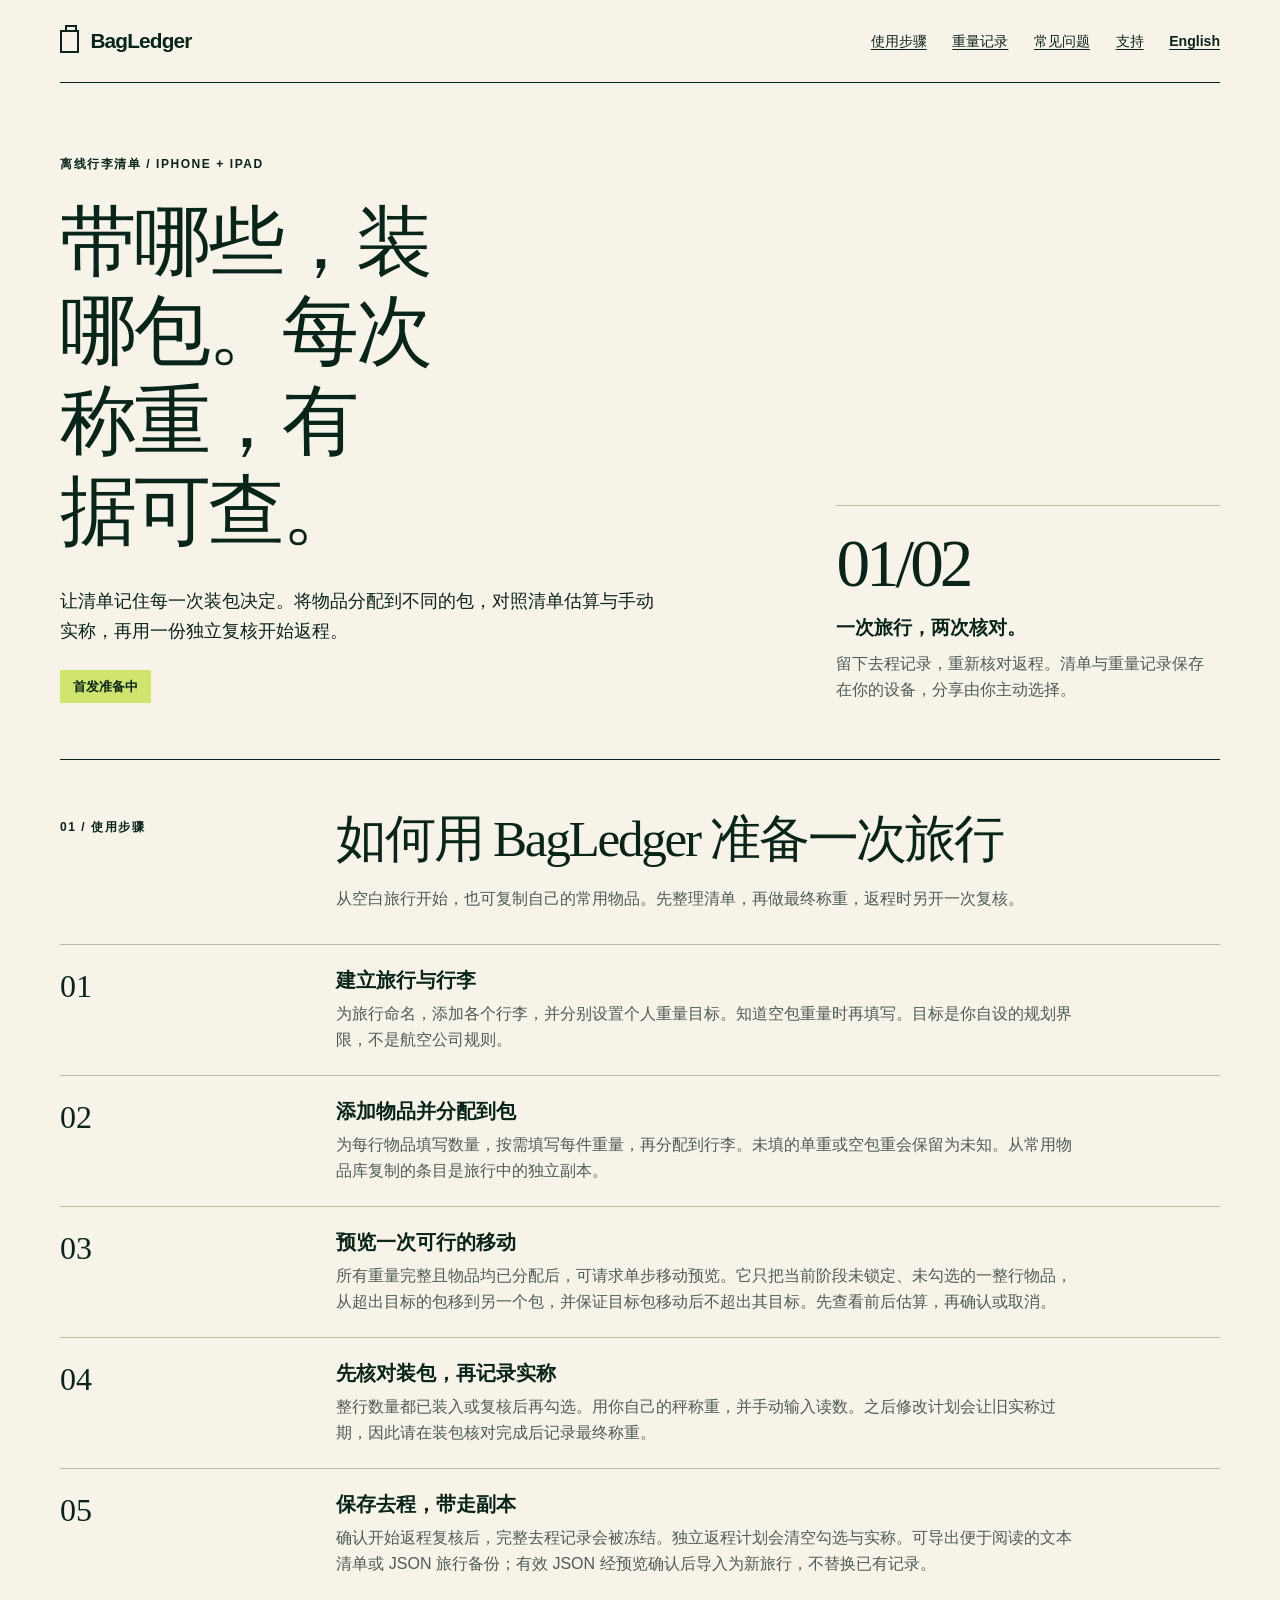
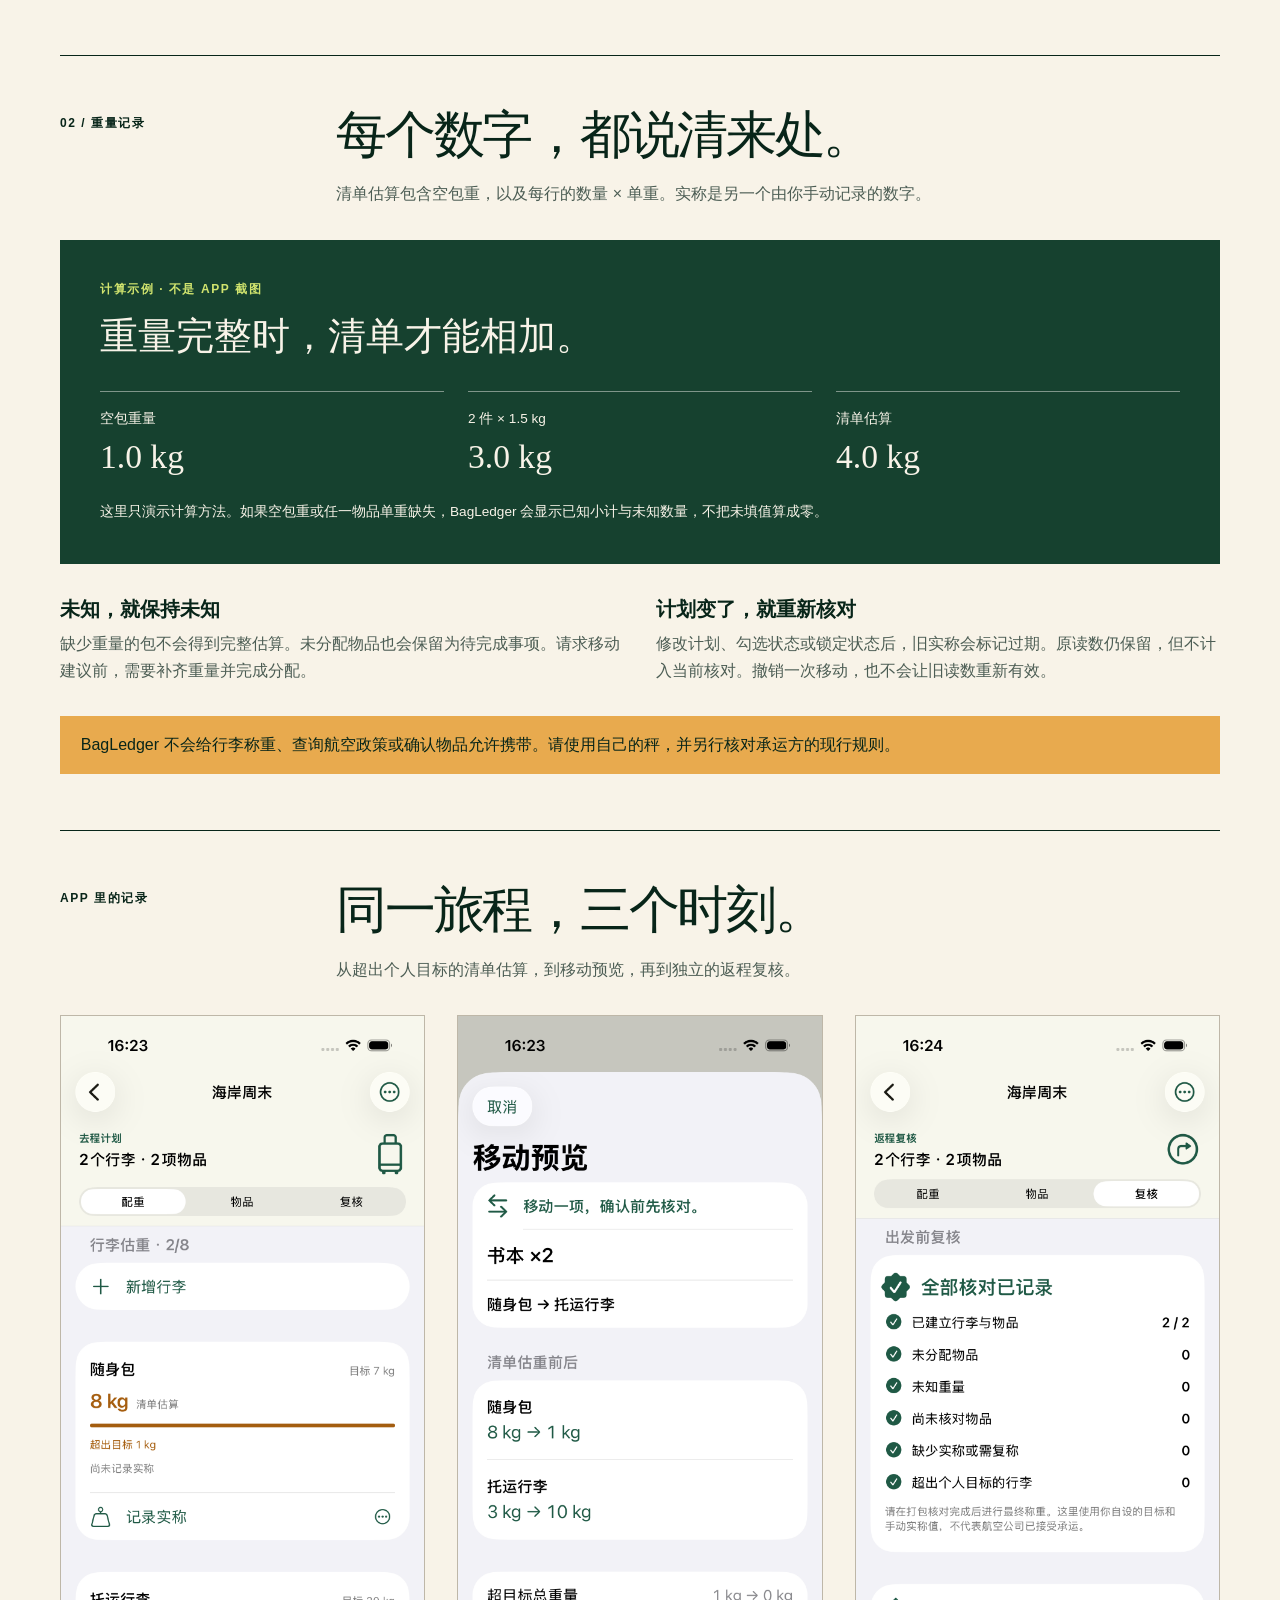
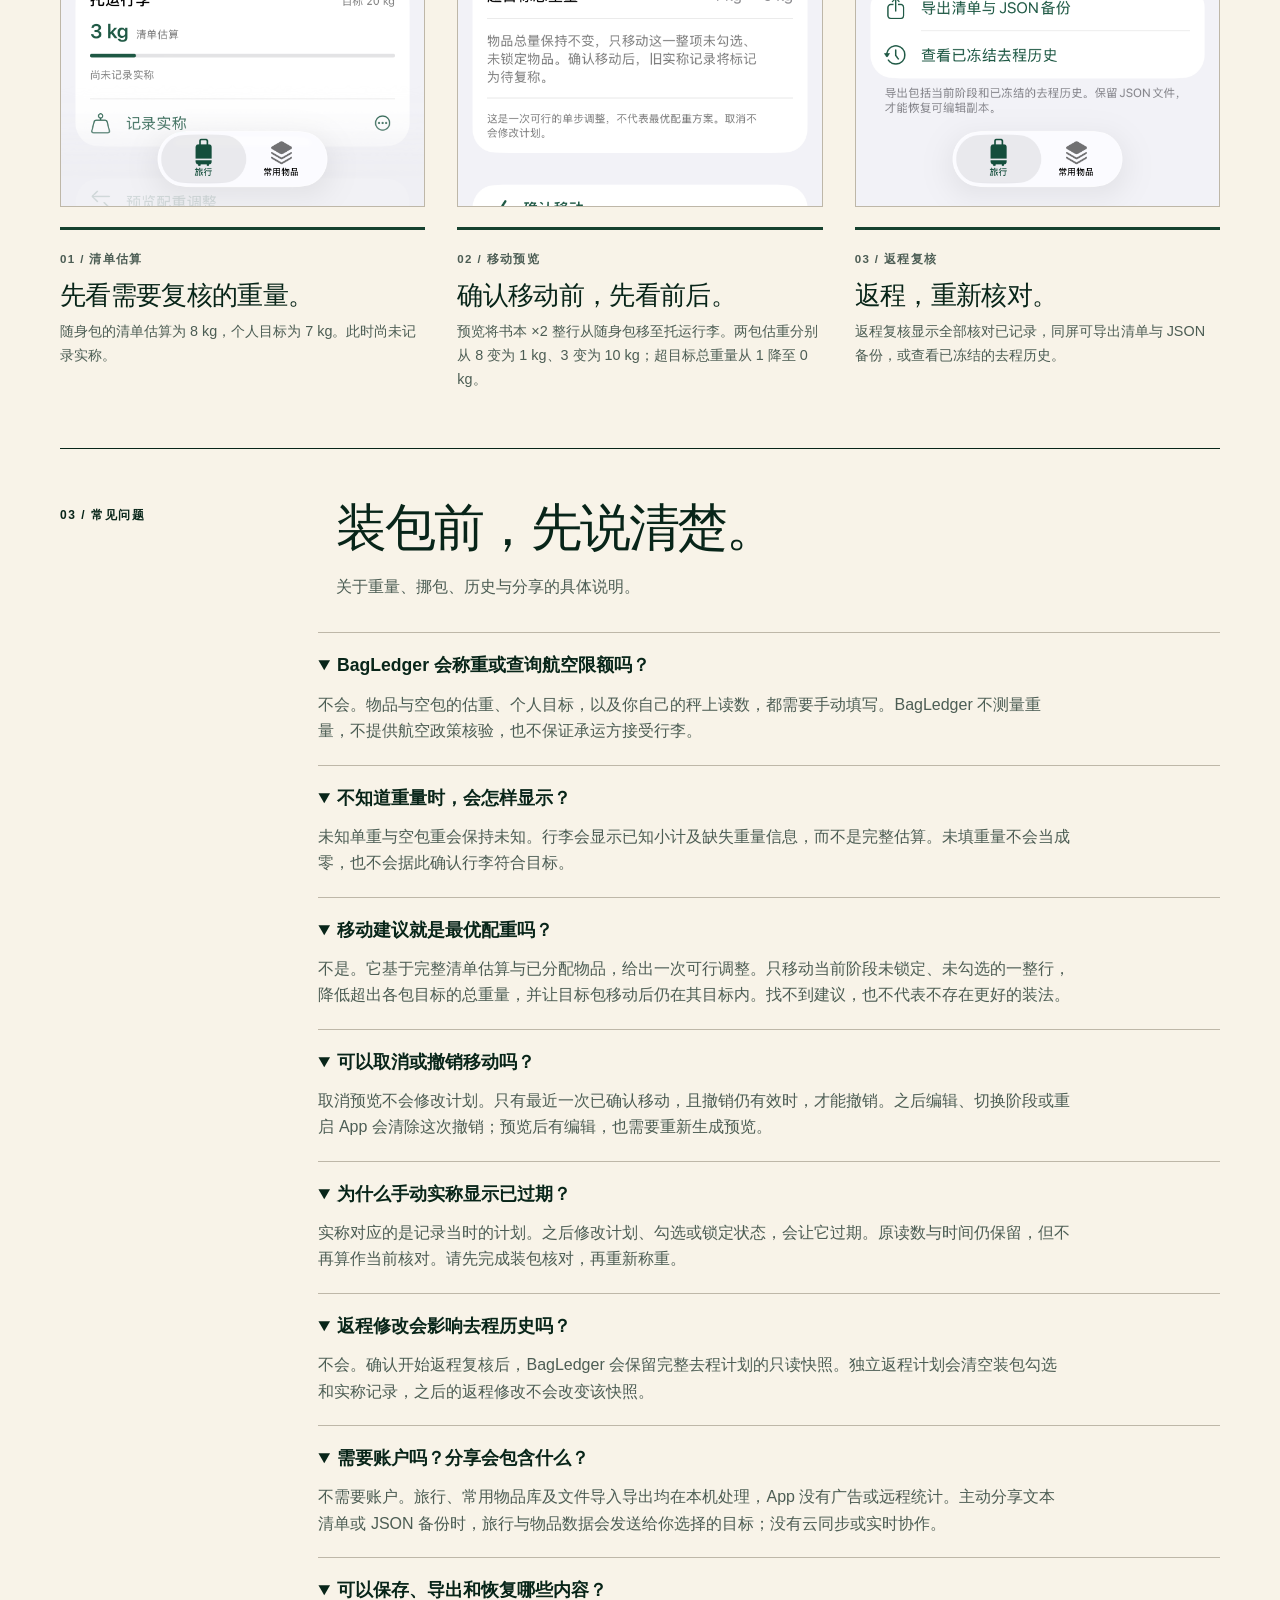
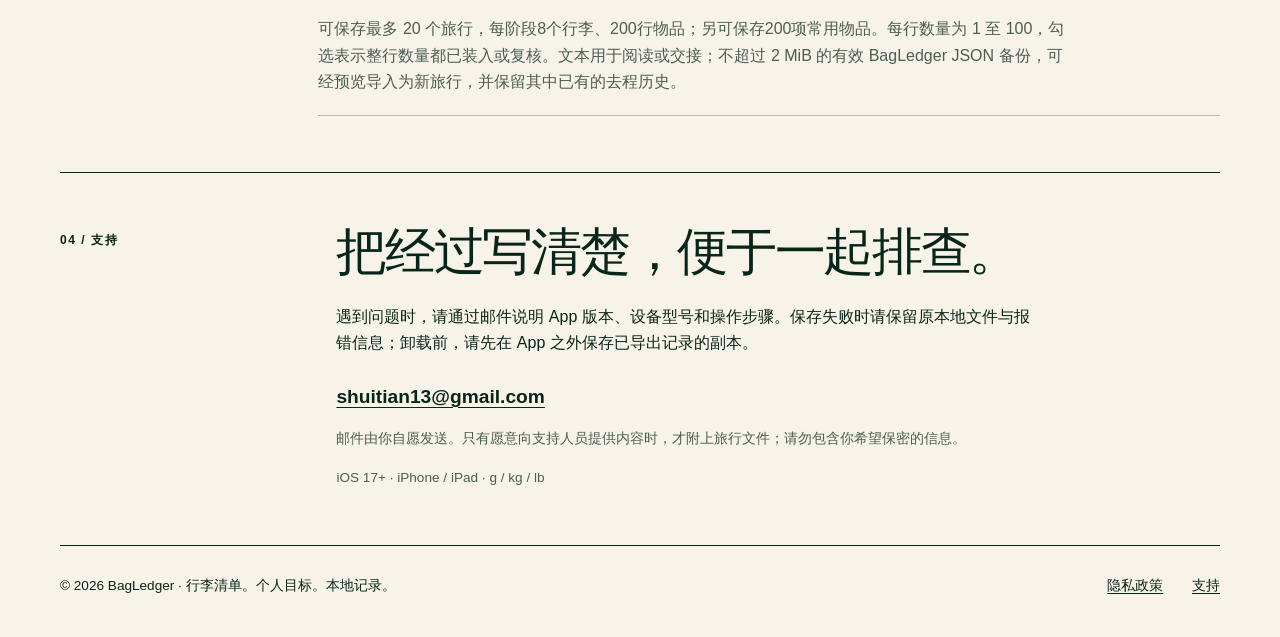
<file: zh.html>
<!doctype html>
<html lang="zh-Hans">
<head>
<meta charset="utf-8">
<meta name="viewport" content="width=device-width, initial-scale=1">
<title>BagLedger — 行李清单与多包配重记录</title>
<meta name="description" content="离线整理多个行李，保留未知重量，预览单步挪包建议，手动记录实称，并将去程历史与返程复核分开保存。">
<meta name="theme-color" content="#163f34">
<link rel="canonical" href="https://shuitian23-bot.github.io/bagledger-support/zh.html">
<link rel="alternate" hreflang="en" href="https://shuitian23-bot.github.io/bagledger-support/">
<link rel="alternate" hreflang="zh-Hans" href="https://shuitian23-bot.github.io/bagledger-support/zh.html">
<link rel="alternate" hreflang="x-default" href="https://shuitian23-bot.github.io/bagledger-support/">
<link rel="stylesheet" href="styles.css">
<meta property="og:type" content="website">
<meta property="og:site_name" content="BagLedger">
<meta property="og:title" content="BagLedger — 行李清单与多包配重记录">
<meta property="og:description" content="离线整理多个行李，保留未知重量，预览单步挪包建议，手动记录实称，并将去程历史与返程复核分开保存。">
<meta property="og:url" content="https://shuitian23-bot.github.io/bagledger-support/zh.html">
<meta property="og:locale" content="zh_CN">
<script type="application/ld+json">
{
  "@context": "https://schema.org",
  "@graph": [
    {
      "@type": "WebPage",
      "@id": "https://shuitian23-bot.github.io/bagledger-support/zh.html#page",
      "url": "https://shuitian23-bot.github.io/bagledger-support/zh.html",
      "name": "BagLedger — 行李清单与多包配重记录",
      "description": "离线整理多个行李，保留未知重量，预览单步挪包建议，手动记录实称，并将去程历史与返程复核分开保存。",
      "inLanguage": "zh-Hans",
      "about": {
        "@id": "https://shuitian23-bot.github.io/bagledger-support/zh.html#app"
      }
    },
    {
      "@type": "SoftwareApplication",
      "@id": "https://shuitian23-bot.github.io/bagledger-support/zh.html#app",
      "name": "BagLedger",
      "applicationCategory": "TravelApplication",
      "operatingSystem": "iOS 17 or later",
      "availableOnDevice": [
        "iPhone",
        "iPad"
      ],
      "inLanguage": [
        "en",
        "zh-Hans"
      ],
      "description": "让清单记住每一次装包决定。将物品分配到不同的包，对照清单估算与手动实称，再用一份独立复核开始返程。",
      "url": "https://shuitian23-bot.github.io/bagledger-support/zh.html"
    },
    {
      "@type": "HowTo",
      "@id": "https://shuitian23-bot.github.io/bagledger-support/zh.html#how-to",
      "name": "如何用 BagLedger 准备一次旅行",
      "description": "从空白旅行开始，也可复制自己的常用物品。先整理清单，再做最终称重，返程时另开一次复核。",
      "inLanguage": "zh-Hans",
      "step": [
        {
          "@type": "HowToStep",
          "position": 1,
          "name": "建立旅行与行李",
          "text": "为旅行命名，添加各个行李，并分别设置个人重量目标。知道空包重量时再填写。目标是你自设的规划界限，不是航空公司规则。"
        },
        {
          "@type": "HowToStep",
          "position": 2,
          "name": "添加物品并分配到包",
          "text": "为每行物品填写数量，按需填写每件重量，再分配到行李。未填的单重或空包重会保留为未知。从常用物品库复制的条目是旅行中的独立副本。"
        },
        {
          "@type": "HowToStep",
          "position": 3,
          "name": "预览一次可行的移动",
          "text": "所有重量完整且物品均已分配后，可请求单步移动预览。它只把当前阶段未锁定、未勾选的一整行物品，从超出目标的包移到另一个包，并保证目标包移动后不超出其目标。先查看前后估算，再确认或取消。"
        },
        {
          "@type": "HowToStep",
          "position": 4,
          "name": "先核对装包，再记录实称",
          "text": "整行数量都已装入或复核后再勾选。用你自己的秤称重，并手动输入读数。之后修改计划会让旧实称过期，因此请在装包核对完成后记录最终称重。"
        },
        {
          "@type": "HowToStep",
          "position": 5,
          "name": "保存去程，带走副本",
          "text": "确认开始返程复核后，完整去程记录会被冻结。独立返程计划会清空勾选与实称。可导出便于阅读的文本清单或 JSON 旅行备份；有效 JSON 经预览确认后导入为新旅行，不替换已有记录。"
        }
      ]
    },
    {
      "@type": "FAQPage",
      "@id": "https://shuitian23-bot.github.io/bagledger-support/zh.html#faq",
      "inLanguage": "zh-Hans",
      "mainEntity": [
        {
          "@type": "Question",
          "name": "BagLedger 会称重或查询航空限额吗？",
          "acceptedAnswer": {
            "@type": "Answer",
            "text": "不会。物品与空包的估重、个人目标，以及你自己的秤上读数，都需要手动填写。BagLedger 不测量重量，不提供航空政策核验，也不保证承运方接受行李。"
          }
        },
        {
          "@type": "Question",
          "name": "不知道重量时，会怎样显示？",
          "acceptedAnswer": {
            "@type": "Answer",
            "text": "未知单重与空包重会保持未知。行李会显示已知小计及缺失重量信息，而不是完整估算。未填重量不会当成零，也不会据此确认行李符合目标。"
          }
        },
        {
          "@type": "Question",
          "name": "移动建议就是最优配重吗？",
          "acceptedAnswer": {
            "@type": "Answer",
            "text": "不是。它基于完整清单估算与已分配物品，给出一次可行调整。只移动当前阶段未锁定、未勾选的一整行，降低超出各包目标的总重量，并让目标包移动后仍在其目标内。找不到建议，也不代表不存在更好的装法。"
          }
        },
        {
          "@type": "Question",
          "name": "可以取消或撤销移动吗？",
          "acceptedAnswer": {
            "@type": "Answer",
            "text": "取消预览不会修改计划。只有最近一次已确认移动，且撤销仍有效时，才能撤销。之后编辑、切换阶段或重启 App 会清除这次撤销；预览后有编辑，也需要重新生成预览。"
          }
        },
        {
          "@type": "Question",
          "name": "为什么手动实称显示已过期？",
          "acceptedAnswer": {
            "@type": "Answer",
            "text": "实称对应的是记录当时的计划。之后修改计划、勾选或锁定状态，会让它过期。原读数与时间仍保留，但不再算作当前核对。请先完成装包核对，再重新称重。"
          }
        },
        {
          "@type": "Question",
          "name": "返程修改会影响去程历史吗？",
          "acceptedAnswer": {
            "@type": "Answer",
            "text": "不会。确认开始返程复核后，BagLedger 会保留完整去程计划的只读快照。独立返程计划会清空装包勾选和实称记录，之后的返程修改不会改变该快照。"
          }
        },
        {
          "@type": "Question",
          "name": "需要账户吗？分享会包含什么？",
          "acceptedAnswer": {
            "@type": "Answer",
            "text": "不需要账户。旅行、常用物品库及文件导入导出均在本机处理，App 没有广告或远程统计。主动分享文本清单或 JSON 备份时，旅行与物品数据会发送给你选择的目标；没有云同步或实时协作。"
          }
        },
        {
          "@type": "Question",
          "name": "可以保存、导出和恢复哪些内容？",
          "acceptedAnswer": {
            "@type": "Answer",
            "text": "可保存最多 20 个旅行，每阶段8个行李、200行物品；另可保存200项常用物品。每行数量为 1 至 100，勾选表示整行数量都已装入或复核。文本用于阅读或交接；不超过 2 MiB 的有效 BagLedger JSON 备份，可经预览导入为新旅行，并保留其中已有的去程历史。"
          }
        }
      ]
    }
  ]
}
</script>
</head>
<body>
<a class="skip" href="#main">跳到正文</a>
<header class="wrap masthead"><a class="brand" href="zh.html"><span class="brand-mark" aria-hidden="true"></span>BagLedger</a>
<nav aria-label="主导航"><ul class="nav"><li><a href="zh.html#how-to">使用步骤</a></li><li><a href="zh.html#weights">重量记录</a></li><li><a href="zh.html#faq">常见问题</a></li><li><a href="zh.html#support">支持</a></li><li><a class="language" href="index.html" lang="en" hreflang="en">English</a></li></ul></nav></header>
<main id="main" class="wrap">
<section class="opening" aria-labelledby="page-title"><div><p class="eyebrow">离线行李清单 / iPHONE + iPAD</p><h1 id="page-title">带哪些，装哪包。每次称重，有据可查。</h1><p class="lead">让清单记住每一次装包决定。将物品分配到不同的包，对照清单估算与手动实称，再用一份独立复核开始返程。</p><p class="release-status" id="release-status">首发准备中</p></div><aside class="intro-note"><span class="large-index" aria-hidden="true">01/02</span><h2>一次旅行，两次核对。</h2><p>留下去程记录，重新核对返程。清单与重量记录保存在你的设备，分享由你主动选择。</p></aside></section>
<section class="section" id="how-to" aria-labelledby="how-to-title"><div class="section-heading"><p class="section-index">01 / 使用步骤</p><div><h2 id="how-to-title">如何用 BagLedger 准备一次旅行</h2><p>从空白旅行开始，也可复制自己的常用物品。先整理清单，再做最终称重，返程时另开一次复核。</p></div></div><ol class="journey"><li data-howto-step="1"><span class="step-no" aria-hidden="true">01</span><div><h3>建立旅行与行李</h3><p>为旅行命名，添加各个行李，并分别设置个人重量目标。知道空包重量时再填写。目标是你自设的规划界限，不是航空公司规则。</p></div></li>
<li data-howto-step="2"><span class="step-no" aria-hidden="true">02</span><div><h3>添加物品并分配到包</h3><p>为每行物品填写数量，按需填写每件重量，再分配到行李。未填的单重或空包重会保留为未知。从常用物品库复制的条目是旅行中的独立副本。</p></div></li>
<li data-howto-step="3"><span class="step-no" aria-hidden="true">03</span><div><h3>预览一次可行的移动</h3><p>所有重量完整且物品均已分配后，可请求单步移动预览。它只把当前阶段未锁定、未勾选的一整行物品，从超出目标的包移到另一个包，并保证目标包移动后不超出其目标。先查看前后估算，再确认或取消。</p></div></li>
<li data-howto-step="4"><span class="step-no" aria-hidden="true">04</span><div><h3>先核对装包，再记录实称</h3><p>整行数量都已装入或复核后再勾选。用你自己的秤称重，并手动输入读数。之后修改计划会让旧实称过期，因此请在装包核对完成后记录最终称重。</p></div></li>
<li data-howto-step="5"><span class="step-no" aria-hidden="true">05</span><div><h3>保存去程，带走副本</h3><p>确认开始返程复核后，完整去程记录会被冻结。独立返程计划会清空勾选与实称。可导出便于阅读的文本清单或 JSON 旅行备份；有效 JSON 经预览确认后导入为新旅行，不替换已有记录。</p></div></li></ol></section>
<section class="section" id="weights" aria-labelledby="weight-title"><div class="section-heading"><p class="section-index">02 / 重量记录</p><div><h2 id="weight-title">每个数字，都说清来处。</h2><p>清单估算包含空包重，以及每行的数量 × 单重。实称是另一个由你手动记录的数字。</p></div></div><div class="weight-panel"><p class="column-label">计算示例 · 不是 APP 截图</p><h3>重量完整时，清单才能相加。</h3><dl class="calculation"><div><dt>空包重量</dt><dd>1.0 kg</dd></div><div><dt>2 件 × 1.5 kg</dt><dd>3.0 kg</dd></div><div><dt>清单估算</dt><dd>4.0 kg</dd></div></dl><p class="example-note">这里只演示计算方法。如果空包重或任一物品单重缺失，BagLedger 会显示已知小计与未知数量，不把未填值算成零。</p></div><div class="weight-notes"><div><h3>未知，就保持未知</h3><p>缺少重量的包不会得到完整估算。未分配物品也会保留为待完成事项。请求移动建议前，需要补齐重量并完成分配。</p></div><div><h3>计划变了，就重新核对</h3><p>修改计划、勾选状态或锁定状态后，旧实称会标记过期。原读数仍保留，但不计入当前核对。撤销一次移动，也不会让旧读数重新有效。</p></div></div><p class="caution">BagLedger 不会给行李称重、查询航空政策或确认物品允许携带。请使用自己的秤，并另行核对承运方的现行规则。</p></section>
<section class="section app-gallery" id="in-the-app" aria-labelledby="screens-title">
<div class="section-heading"><p class="section-index">App 里的记录</p><div><h2 id="screens-title">同一旅程，三个时刻。</h2><p>从超出个人目标的清单估算，到移动预览，再到独立的返程复核。</p></div></div>
<div class="screenshot-grid">
<figure class="app-screen"><img src="assets/screens/zh/01-balance.png" width="1206" height="2622" loading="lazy" decoding="async" alt="海岸周末的去程配重：随身包估重 8 kg，超过个人 7 kg 目标 1 kg；托运行李估重 3 kg。"><figcaption><span class="screen-index">01 / 清单估算</span><h3>先看需要复核的重量。</h3><p>随身包的清单估算为 8 kg，个人目标为 7 kg。此时尚未记录实称。</p></figcaption></figure>
<figure class="app-screen"><img src="assets/screens/zh/02-preview.png" width="1206" height="2622" loading="lazy" decoding="async" alt="书本 ×2 从随身包移到托运行李的预览：随身包从 8 变为 1 kg，托运行李从 3 变为 10 kg。"><figcaption><span class="screen-index">02 / 移动预览</span><h3>确认移动前，先看前后。</h3><p>预览将书本 ×2 整行从随身包移至托运行李。两包估重分别从 8 变为 1 kg、3 变为 10 kg；超目标总重量从 1 降至 0 kg。</p></figcaption></figure>
<figure class="app-screen"><img src="assets/screens/zh/03-return-review.png" width="1206" height="2622" loading="lazy" decoding="async" alt="返程复核显示全部核对已记录，下方可导出清单与 JSON 备份，或查看已冻结的去程历史。"><figcaption><span class="screen-index">03 / 返程复核</span><h3>返程，重新核对。</h3><p>返程复核显示全部核对已记录，同屏可导出清单与 JSON 备份，或查看已冻结的去程历史。</p></figcaption></figure>
</div>
</section>
<section class="section" id="faq" aria-labelledby="faq-title"><div class="section-heading"><p class="section-index">03 / 常见问题</p><div><h2 id="faq-title">装包前，先说清楚。</h2><p>关于重量、挪包、历史与分享的具体说明。</p></div></div><div class="faq-list"><details open><summary>BagLedger 会称重或查询航空限额吗？</summary><p>不会。物品与空包的估重、个人目标，以及你自己的秤上读数，都需要手动填写。BagLedger 不测量重量，不提供航空政策核验，也不保证承运方接受行李。</p></details>
<details open><summary>不知道重量时，会怎样显示？</summary><p>未知单重与空包重会保持未知。行李会显示已知小计及缺失重量信息，而不是完整估算。未填重量不会当成零，也不会据此确认行李符合目标。</p></details>
<details open><summary>移动建议就是最优配重吗？</summary><p>不是。它基于完整清单估算与已分配物品，给出一次可行调整。只移动当前阶段未锁定、未勾选的一整行，降低超出各包目标的总重量，并让目标包移动后仍在其目标内。找不到建议，也不代表不存在更好的装法。</p></details>
<details open><summary>可以取消或撤销移动吗？</summary><p>取消预览不会修改计划。只有最近一次已确认移动，且撤销仍有效时，才能撤销。之后编辑、切换阶段或重启 App 会清除这次撤销；预览后有编辑，也需要重新生成预览。</p></details>
<details open><summary>为什么手动实称显示已过期？</summary><p>实称对应的是记录当时的计划。之后修改计划、勾选或锁定状态，会让它过期。原读数与时间仍保留，但不再算作当前核对。请先完成装包核对，再重新称重。</p></details>
<details open><summary>返程修改会影响去程历史吗？</summary><p>不会。确认开始返程复核后，BagLedger 会保留完整去程计划的只读快照。独立返程计划会清空装包勾选和实称记录，之后的返程修改不会改变该快照。</p></details>
<details open><summary>需要账户吗？分享会包含什么？</summary><p>不需要账户。旅行、常用物品库及文件导入导出均在本机处理，App 没有广告或远程统计。主动分享文本清单或 JSON 备份时，旅行与物品数据会发送给你选择的目标；没有云同步或实时协作。</p></details>
<details open><summary>可以保存、导出和恢复哪些内容？</summary><p>可保存最多 20 个旅行，每阶段8个行李、200行物品；另可保存200项常用物品。每行数量为 1 至 100，勾选表示整行数量都已装入或复核。文本用于阅读或交接；不超过 2 MiB 的有效 BagLedger JSON 备份，可经预览导入为新旅行，并保留其中已有的去程历史。</p></details></div></section>
<section class="section" id="support" aria-labelledby="support-title"><div class="support-grid"><p class="section-index">04 / 支持</p><div><h2 id="support-title">把经过写清楚，便于一起排查。</h2><p>遇到问题时，请通过邮件说明 App 版本、设备型号和操作步骤。保存失败时请保留原本地文件与报错信息；卸载前，请先在 App 之外保存已导出记录的副本。</p><a class="support-link" href="mailto:shuitian13@gmail.com">shuitian13@gmail.com</a><p class="fine">邮件由你自愿发送。只有愿意向支持人员提供内容时，才附上旅行文件；请勿包含你希望保密的信息。</p><p class="fine">iOS 17+ · iPhone / iPad · g / kg / lb</p></div></div></section>
</main>
<footer class="wrap footer"><p>© 2026 BagLedger · 行李清单。个人目标。本地记录。</p><div class="footer-links"><a href="privacy-zh.html">隐私政策</a><a href="mailto:shuitian13@gmail.com">支持</a></div></footer>
</body>
</html>
</file>
<file: styles.css>
@charset "UTF-8";

:root {
  color-scheme: light;
  --paper: oklch(0.965 0.016 85);
  --white: oklch(0.99 0.006 85);
  --ink: oklch(0.24 0.042 163);
  --pine: oklch(0.34 0.058 163);
  --muted: oklch(0.46 0.025 163);
  --line: oklch(0.78 0.022 85);
  --lime: oklch(0.88 0.145 117);
  --amber: oklch(0.78 0.13 75);
  --body: "Avenir Next", Avenir, "PingFang SC", "Microsoft YaHei", sans-serif;
  --display: Georgia, "Songti SC", "STSong", serif;
}

* { box-sizing: border-box; }
html { scroll-padding-top: 1.5rem; }
body { margin: 0; background: var(--paper); color: var(--ink); font-family: var(--body); font-size: 1rem; line-height: 1.65; -webkit-text-size-adjust: 100%; }
a { color: inherit; text-underline-offset: 0.22em; text-decoration-thickness: 1px; }
a:hover { text-decoration-thickness: 2px; }
a:focus-visible, summary:focus-visible { outline: 3px solid var(--pine); outline-offset: 5px; }
p, h1, h2, h3, figure { margin: 0; }
p + p { margin-top: 0.85rem; }
ol, ul { margin: 0; padding: 0; }
h1, h2, h3 { font-weight: 400; }
h1, h2 { font-family: var(--display); letter-spacing: -0.045em; line-height: 1.06; text-wrap: balance; }
h1 { font-size: clamp(3.3rem, 7vw, 6.8rem); max-width: 14ch; }
h2 { font-size: clamp(2.15rem, 4vw, 3.5rem); }
h3 { font-size: 1.25rem; line-height: 1.3; font-weight: 600; }
main { display: block; }
.wrap { width: min(1160px, calc(100% - 6rem)); margin: 0 auto; }
.skip { position: absolute; top: -6rem; left: 1rem; z-index: 5; padding: 0.6rem 1rem; background: var(--lime); }
.skip:focus { top: 1rem; }
.masthead { display: flex; justify-content: space-between; align-items: center; gap: 2rem; padding: 1.5rem 0; border-bottom: 1px solid var(--ink); }
.brand { display: inline-flex; align-items: center; gap: 0.7rem; text-decoration: none; font-size: 1.3rem; font-weight: 700; letter-spacing: -0.04em; }
.brand-mark { width: 1.2rem; height: 1.45rem; border: 2px solid currentColor; position: relative; display: inline-block; }
.brand-mark::before { content: ""; position: absolute; width: 0.5rem; height: 0.3rem; top: -0.44rem; left: 0.2rem; border: 2px solid currentColor; border-bottom: 0; }
.nav { display: flex; align-items: center; flex-wrap: wrap; justify-content: flex-end; gap: 0.5rem 1.6rem; list-style: none; font-size: 0.88rem; }
.nav a { display: inline-block; padding: 0.35rem 0; }
.language { font-weight: 600; }
.eyebrow, .section-index, .column-label { font-size: 0.75rem; letter-spacing: 0.13em; text-transform: uppercase; font-weight: 600; }
.opening { display: grid; grid-template-columns: 1.3fr 0.7fr; gap: 4rem; padding: 4.5rem 0 3.5rem; }
.opening .eyebrow { margin-bottom: 1.4rem; }
.opening .lead { margin-top: 1.8rem; max-width: 38rem; font-size: 1.15rem; }
.intro-note { align-self: end; padding: 1.5rem 0 0; border-top: 1px solid var(--line); }
.intro-note .large-index { font-family: var(--display); font-size: 4.2rem; line-height: 1; letter-spacing: -0.06em; }
.intro-note h2 { font-family: var(--body); font-size: 1.2rem; letter-spacing: 0; line-height: 1.4; margin: 1.2rem 0 0.7rem; font-weight: 600; }
.intro-note p { color: var(--muted); }
.release-status { display: inline-block; margin-top: 1.5rem; padding: 0.35rem 0.8rem; background: var(--lime); font-size: 0.82rem; font-weight: 600; }
.section { border-top: 1px solid var(--ink); padding: 3rem 0 3.5rem; }
.section-heading { display: grid; grid-template-columns: 0.65fr 2.35fr; gap: 2rem; margin-bottom: 2rem; }
.section-index { padding-top: 0.6rem; }
.section-heading p:not(.section-index) { margin-top: 1rem; max-width: 44rem; color: var(--muted); }
.journey { list-style: none; }
.journey li { display: grid; grid-template-columns: 0.65fr 2.35fr; gap: 2rem; padding: 1.35rem 0; border-top: 1px solid var(--line); }
.step-no { font-family: var(--display); font-size: 2rem; line-height: 1.2; }
.journey h3 { margin-bottom: 0.5rem; }
.journey p { max-width: 46rem; color: var(--muted); }
.weight-panel { margin-top: 2rem; padding: 2.5rem; color: var(--paper); background: var(--pine); }
.weight-panel .column-label { color: var(--lime); }
.weight-panel h3 { font-family: var(--display); font-size: clamp(1.8rem, 3vw, 2.7rem); font-weight: 400; margin: 0.8rem 0 1.8rem; }
.calculation { display: grid; grid-template-columns: 1fr 1fr 1fr; gap: 1.5rem; }
.calculation div { border-top: 1px solid oklch(0.65 0.03 163); padding-top: 1rem; }
.calculation dt { font-size: 0.85rem; }
.calculation dd { margin: 0.4rem 0 0; font-family: var(--display); font-size: 2.1rem; line-height: 1.2; }
.weight-panel .example-note { max-width: 48rem; margin-top: 1.5rem; font-size: 0.85rem; }
.weight-notes { display: grid; grid-template-columns: 1fr 1fr; gap: 2rem; margin-top: 2rem; }
.weight-notes h3 { margin-bottom: 0.6rem; }
.weight-notes p { color: var(--muted); }
.caution { margin-top: 2rem; background: var(--amber); padding: 1rem 1.3rem; }
.screenshot-pending { display: flex; justify-content: space-between; flex-wrap: wrap; gap: 1rem 3rem; border: 1px dashed var(--muted); padding: 1.3rem 1.5rem; margin: 0 0 3.5rem; font-size: 0.85rem; color: var(--muted); }
.screenshot-pending strong { color: var(--ink); display: block; font-size: 0.95rem; }
.screenshot-pending p { max-width: 36rem; }
.screenshot-grid { display: grid; grid-template-columns: repeat(3, minmax(0, 1fr)); gap: 2rem; align-items: start; }
.app-screen { min-width: 0; }
.app-screen img { display: block; width: 100%; height: auto; border: 1px solid var(--line); background: var(--white); }
.app-screen figcaption { padding: 1.25rem 0 0; border-top: 3px solid var(--pine); margin-top: 1.25rem; }
.screen-index { display: block; margin-bottom: 0.65rem; color: var(--muted); font-size: 0.72rem; font-weight: 600; letter-spacing: 0.12em; text-transform: uppercase; }
.app-screen h3 { font-family: var(--display); font-weight: 400; font-size: 1.65rem; line-height: 1.15; letter-spacing: -0.025em; }
.app-screen figcaption p { margin-top: 0.65rem; font-size: 0.9rem; color: var(--muted); }
.faq-list { margin-left: calc(21.66% + 0.45rem); }
.faq-list details { border-top: 1px solid var(--line); padding: 1.25rem 0; }
.faq-list details:last-child { border-bottom: 1px solid var(--line); }
summary { cursor: pointer; font-size: 1.1rem; font-weight: 600; line-height: 1.45; padding-right: 1rem; }
.faq-list details p { margin-top: 0.8rem; max-width: 47rem; color: var(--muted); }
.support-grid { display: grid; grid-template-columns: 0.65fr 2.35fr; gap: 2rem; }
.support-grid h2 { margin-bottom: 1.3rem; }
.support-grid p { max-width: 44rem; }
.support-link { display: inline-block; margin-top: 1.5rem; font-size: 1.2rem; font-weight: 600; overflow-wrap: anywhere; }
.fine { font-size: 0.85rem; color: var(--muted); }
.support-grid .fine { margin-top: 1rem; }
.footer { display: flex; align-items: baseline; justify-content: space-between; gap: 1rem 2rem; padding: 1.8rem 0 2.5rem; border-top: 1px solid var(--ink); font-size: 0.85rem; flex-wrap: wrap; }
.footer-links { display: flex; gap: 1rem 1.8rem; flex-wrap: wrap; }
.privacy-intro { max-width: 52rem; padding: 4rem 0 3rem; }
.privacy-intro h1 { font-size: clamp(3rem, 6vw, 5.2rem); max-width: 17ch; margin: 1rem 0 1.5rem; }
.privacy-body { max-width: 50rem; padding-bottom: 4rem; }
.privacy-section { border-top: 1px solid var(--line); padding: 1.7rem 0; }
.privacy-section h2 { font-family: var(--body); font-size: 1.3rem; line-height: 1.4; letter-spacing: -0.015em; font-weight: 600; margin-bottom: 0.8rem; }
.privacy-section p { color: var(--muted); }
html[lang="zh-Hans"] h1 { max-width: 11ch; font-size: clamp(3.2rem, 6vw, 5.8rem); line-height: 1.17; letter-spacing: -0.04em; }
html[lang="zh-Hans"] h2 { line-height: 1.2; }
html[lang="zh-Hans"] .privacy-intro h1 { max-width: 15ch; }

@media (max-width: 800px) {
  .wrap { width: calc(100% - 3rem); }
  .opening { gap: 2rem; padding-top: 3rem; }
  .section-heading, .journey li, .support-grid { grid-template-columns: 0.4fr 2.6fr; gap: 1.2rem; }
  .faq-list { margin-left: 0; }
  .weight-panel { padding: 1.8rem; }
  .screenshot-grid { grid-template-columns: 1fr; gap: 2.5rem; }
  .app-screen { display: grid; grid-template-columns: minmax(0, 18rem) minmax(0, 1fr); gap: 1.5rem; }
  .app-screen figcaption { margin-top: 0; }
}

@media (max-width: 580px) {
  .wrap { width: calc(100% - 2.5rem); }
  .masthead { align-items: flex-start; gap: 1.2rem; padding: 1.3rem 0; }
  .brand { font-size: 1.15rem; white-space: nowrap; }
  .nav { gap: 0.15rem 1rem; font-size: 0.78rem; }
  .opening { grid-template-columns: 1fr; gap: 2.2rem; padding: 2.7rem 0 2.5rem; }
  h1 { max-width: 12ch; font-size: 3.45rem; }
  .opening .lead { margin-top: 1.4rem; font-size: 1.05rem; }
  .intro-note { display: grid; grid-template-columns: 4.2rem 1fr; column-gap: 1rem; padding-top: 1.25rem; }
  .intro-note .large-index { grid-row: 1 / 3; font-size: 1.8rem; line-height: 1.4; }
  .intro-note h2 { margin: 0 0 0.5rem; font-size: 1.1rem; }
  .intro-note p { font-size: 0.92rem; }
  .section { padding: 2.2rem 0 2.5rem; }
  .section-heading, .support-grid { grid-template-columns: 1fr; gap: 0.9rem; }
  .section-heading { margin-bottom: 1.6rem; }
  .section-index { padding-top: 0; }
  .journey li { grid-template-columns: 2.2rem 1fr; gap: 0.9rem; }
  .step-no { font-size: 1.6rem; }
  .journey h3 { font-size: 1.12rem; }
  .journey p { font-size: 0.95rem; }
  .weight-panel { padding: 1.5rem; }
  .calculation { grid-template-columns: 1fr; gap: 1rem; }
  .calculation div { display: flex; justify-content: space-between; align-items: baseline; gap: 1rem; }
  .calculation dd { margin: 0; white-space: nowrap; font-size: 1.8rem; }
  .weight-notes { grid-template-columns: 1fr; gap: 1.5rem; }
  .screenshot-pending { margin-bottom: 2.5rem; }
  .app-screen { display: block; }
  .app-screen img { width: min(100%, 20rem); margin: 0 auto; }
  .app-screen figcaption { margin-top: 1.25rem; }
  .privacy-intro { padding-top: 2.7rem; }
  html[lang="zh-Hans"] h1 { font-size: 3.2rem; }
}

@media (prefers-reduced-motion: reduce) { html { scroll-behavior: auto; } }
@media print {
  body { color: #172f28; background: #fff; }
  .wrap { width: 100%; }
  .skip, .nav, .screenshot-pending { display: none; }
  .weight-panel { color: #172f28; background: #f4f3ed; }
  .weight-panel .column-label { color: #172f28; }
  .faq-list { margin-left: 0; }
  details { break-inside: avoid; }
  .app-screen { break-inside: avoid; }
}
</file>
